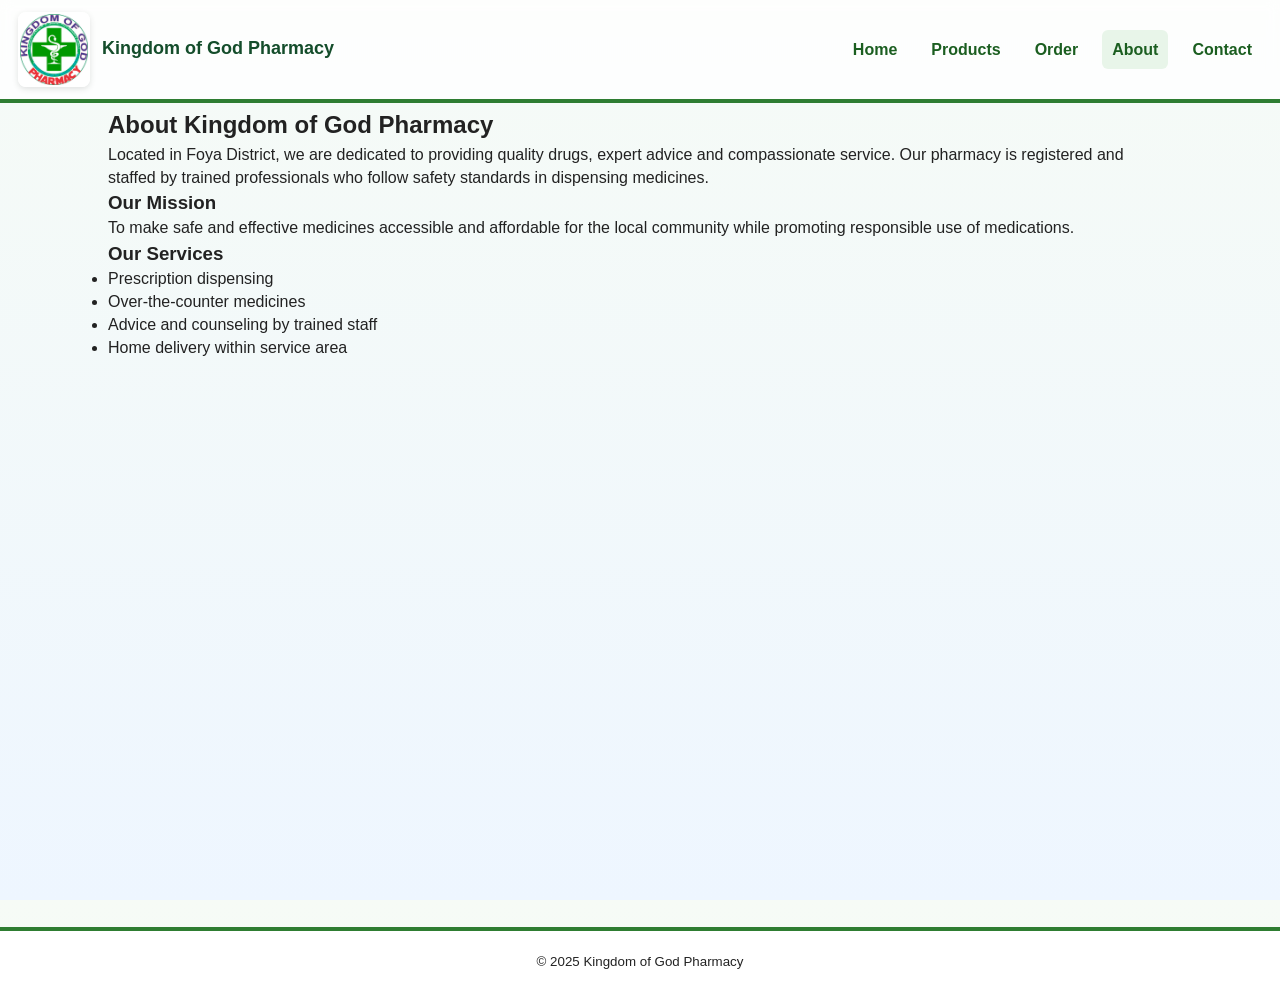
<file: about.html>
<!DOCTYPE html>
<html lang="en">
<head>
  <meta charset="utf-8" />
  <meta name="viewport" content="width=device-width,initial-scale=1" />
  <title>About Us — Kingdom of God Pharmacy</title>
  <link rel="stylesheet" href="style.css" />
</head>
<body>
  <div class="site">
    <header class="site-header">
      <div class="brand"><img src="/pharm img.jpg" alt="Logo" class="logo"><div class="brand-text"><h1>Kingdom of God Pharmacy</h1></div></div>
      <nav class="main-nav">
        <a href="index.html">Home</a>
        <a href="products.html">Products</a>
        <a href="order.html">Order</a>
        <a href="about.html" class="active">About</a>
        <a href="contact.html">Contact</a>
      </nav>
    </header>

    <main class="container">
      <h2>About Kingdom of God Pharmacy</h2>
      <p>Located in Foya District, we are dedicated to providing quality drugs, expert advice and compassionate service. Our pharmacy is registered and staffed by trained professionals who follow safety standards in dispensing medicines.</p>

      <h3>Our Mission</h3>
      <p>To make safe and effective medicines accessible and affordable for the local community while promoting responsible use of medications.</p>

      <h3>Our Services</h3>
      <ul>
        <li>Prescription dispensing</li>
        <li>Over-the-counter medicines</li>
        <li>Advice and counseling by trained staff</li>
        <li>Home delivery within service area</li>
      </ul>
    </main>

    <footer class="site-footer"><small>&copy; 2025 Kingdom of God Pharmacy</small></footer>
  </div>
</body>
</html>
</file>
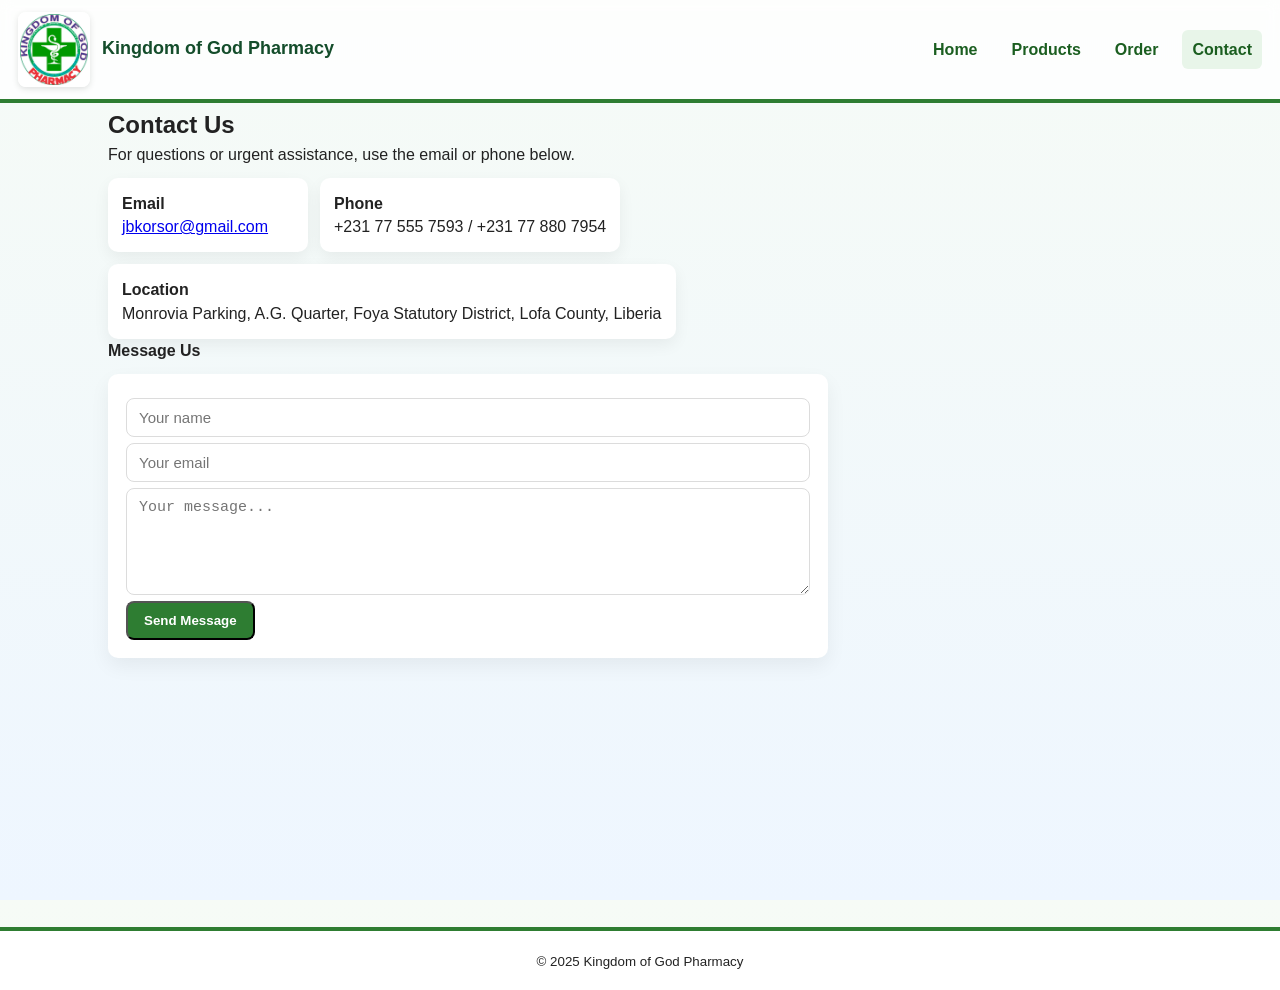
<file: contact.html>
<!DOCTYPE html>
<html lang="en">
<head>
  <meta charset="utf-8" />
  <meta name="viewport" content="width=device-width,initial-scale=1" />
  <title>Contact — Kingdom of God Pharmacy</title>
  <link rel="stylesheet" href="style.css" />
</head>
<body>
  <div class="site">
    <header class="site-header">
      <div class="brand"><img src="/pharm img.jpg" alt="Logo" class="logo"><div class="brand-text"><h1>Kingdom of God Pharmacy</h1></div></div>
      <nav class="main-nav">
        <a href="index.html">Home</a>
        <a href="products.html">Products</a>
        <a href="order.html">Order</a>
        <a href="contact.html" class="active">Contact</a>
      </nav>
    </header>

    <main class="container">
      <h2>Contact Us</h2>
      <p>For questions or urgent assistance, use the email or phone below.</p>

      <div class="contact-cards">
        <div class="contact-card">
          <h4>Email</h4>
          <p><a href="mailto:jbkorsor@gmail.com">jbkorsor@gmail.com</a></p>
        </div>

        <div class="contact-card">
          <h4>Phone</h4>
          <p>+231 77 555 7593 / +231 77 880 7954</p>
        </div>

        <div class="contact-card">
          <h4>Location</h4>
          <p>Monrovia Parking, A.G. Quarter, Foya Statutory District, Lofa County, Liberia</p>
        </div>
      </div>

      <h4>Message Us</h4>
      <form action="mailto:jbkorsor@gmail.com" method="post" enctype="text/plain" class="contact-form">
        <input type="text" name="Name" placeholder="Your name" required>
        <input type="email" name="Email" placeholder="Your email">
        <textarea name="Message" placeholder="Your message..." rows="5" required></textarea>
        <button class="btn primary" type="submit">Send Message</button>
      </form>
    </main>

    <footer class="site-footer"><small>&copy; 2025 Kingdom of God Pharmacy</small></footer>
  </div>
</body>
</html>
</file>
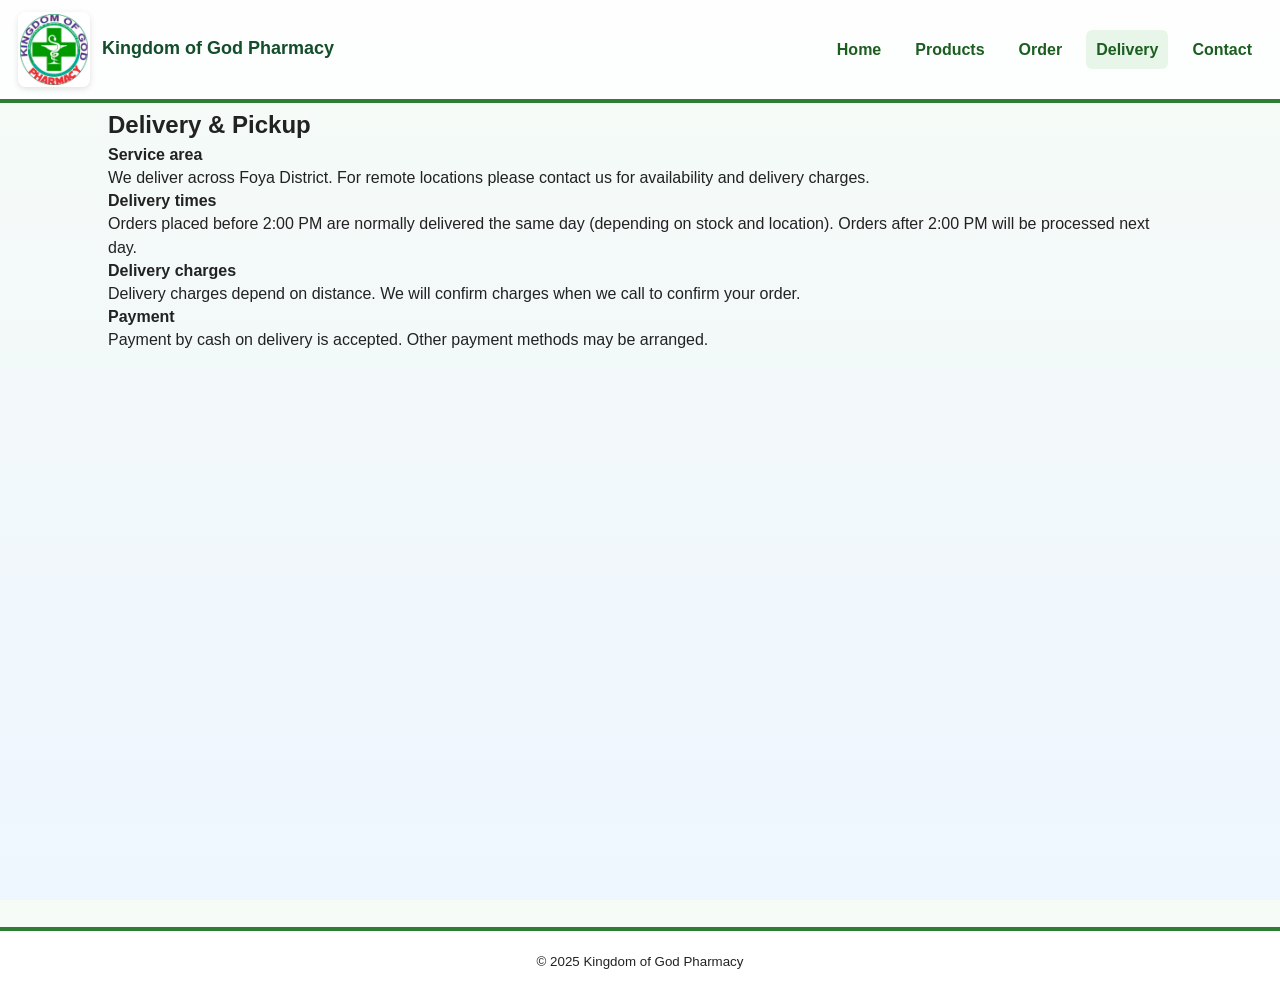
<file: delivery.html>
<!DOCTYPE html>
<html lang="en">
<head>
  <meta charset="utf-8" />
  <meta name="viewport" content="width=device-width,initial-scale=1" />
  <title>Delivery Information — Kingdom of God Pharmacy</title>
  <link rel="stylesheet" href="style.css" />
</head>
<body>
  <div class="site">
    <header class="site-header">
      <div class="brand"><img src="/pharm img.jpg" alt="Logo" class="logo"><div class="brand-text"><h1>Kingdom of God Pharmacy</h1></div></div>
      <nav class="main-nav">
        <a href="index.html">Home</a>
        <a href="products.html">Products</a>
        <a href="order.html">Order</a>
        <a href="delivery.html" class="active">Delivery</a>
        <a href="contact.html">Contact</a>
      </nav>
    </header>

    <main class="container">
      <h2>Delivery & Pickup</h2>
      <h4>Service area</h4>
      <p>We deliver across Foya District. For remote locations please contact us for availability and delivery charges.</p>

      <h4>Delivery times</h4>
      <p>Orders placed before 2:00 PM are normally delivered the same day (depending on stock and location). Orders after 2:00 PM will be processed next day.</p>

      <h4>Delivery charges</h4>
      <p>Delivery charges depend on distance. We will confirm charges when we call to confirm your order.</p>

      <h4>Payment</h4>
      <p>Payment by cash on delivery is accepted. Other payment methods may be arranged.</p>
    </main>

    <footer class="site-footer"><small>&copy; 2025 Kingdom of God Pharmacy</small></footer>
  </div>
</body>
</html>
</file>
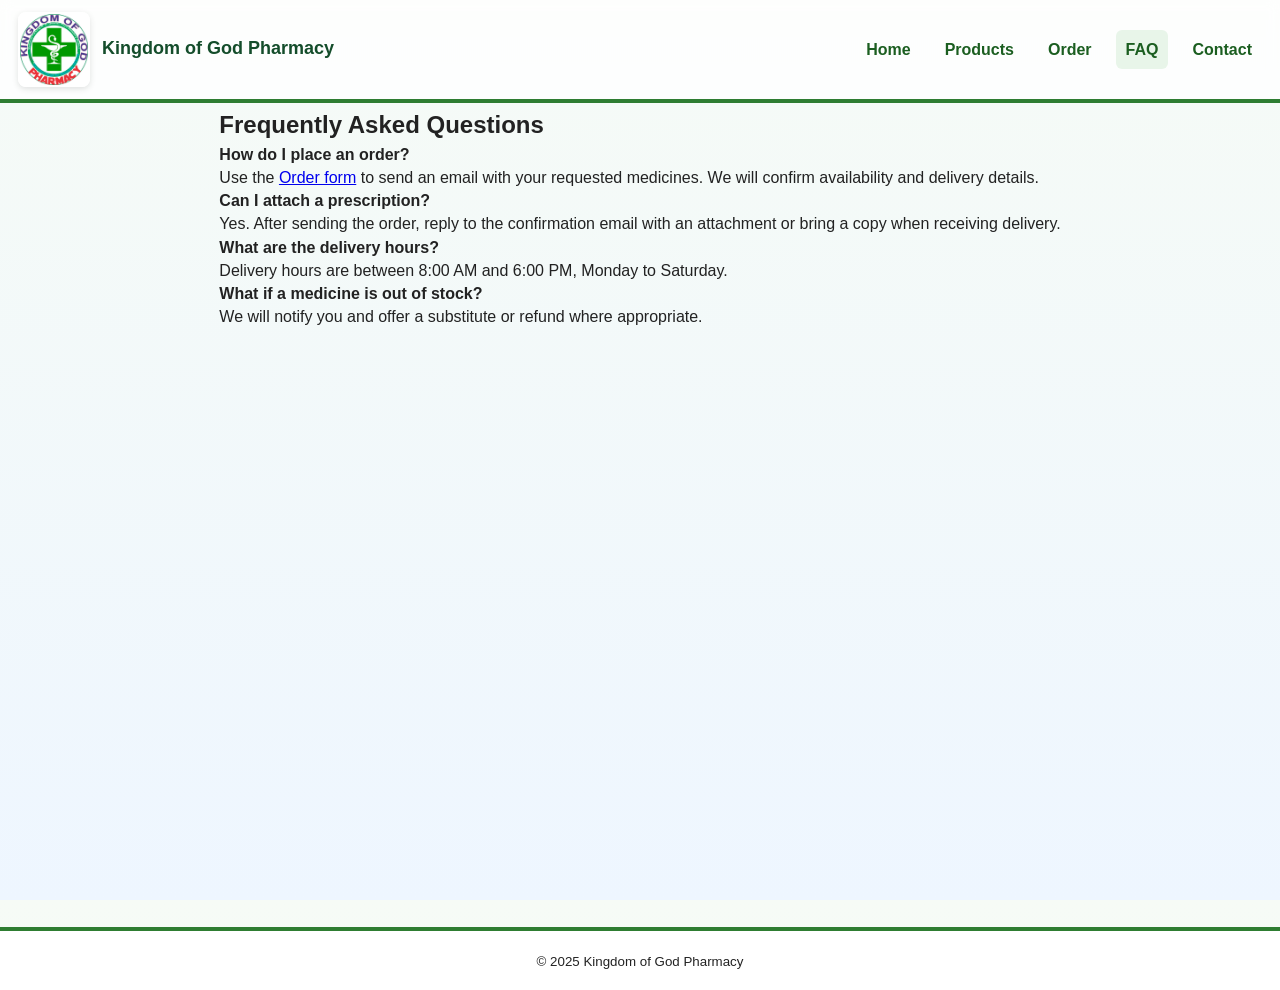
<file: faq.html>
<!DOCTYPE html>
<html lang="en">
<head>
  <meta charset="utf-8" />
  <meta name="viewport" content="width=device-width,initial-scale=1" />
  <title>FAQ — Kingdom of God Pharmacy</title>
  <link rel="stylesheet" href="style.css" />
</head>
<body>
  <div class="site">
    <header class="site-header">
      <div class="brand"><img src="/pharm img.jpg" alt="Logo" class="logo"><div class="brand-text"><h1>Kingdom of God Pharmacy</h1></div></div>
      <nav class="main-nav">
        <a href="index.html">Home</a>
        <a href="products.html">Products</a>
        <a href="order.html">Order</a>
        <a href="faq.html" class="active">FAQ</a>
        <a href="contact.html">Contact</a>
      </nav>
    </header>

    <main class="container">
      <h2>Frequently Asked Questions</h2>

      <h4>How do I place an order?</h4>
      <p>Use the <a href="order.html">Order form</a> to send an email with your requested medicines. We will confirm availability and delivery details.</p>

      <h4>Can I attach a prescription?</h4>
      <p>Yes. After sending the order, reply to the confirmation email with an attachment or bring a copy when receiving delivery.</p>

      <h4>What are the delivery hours?</h4>
      <p>Delivery hours are between 8:00 AM and 6:00 PM, Monday to Saturday.</p>

      <h4>What if a medicine is out of stock?</h4>
      <p>We will notify you and offer a substitute or refund where appropriate.</p>
    </main>

    <footer class="site-footer"><small>&copy; 2025 Kingdom of God Pharmacy</small></footer>
  </div>
</body>
</html>
</file>
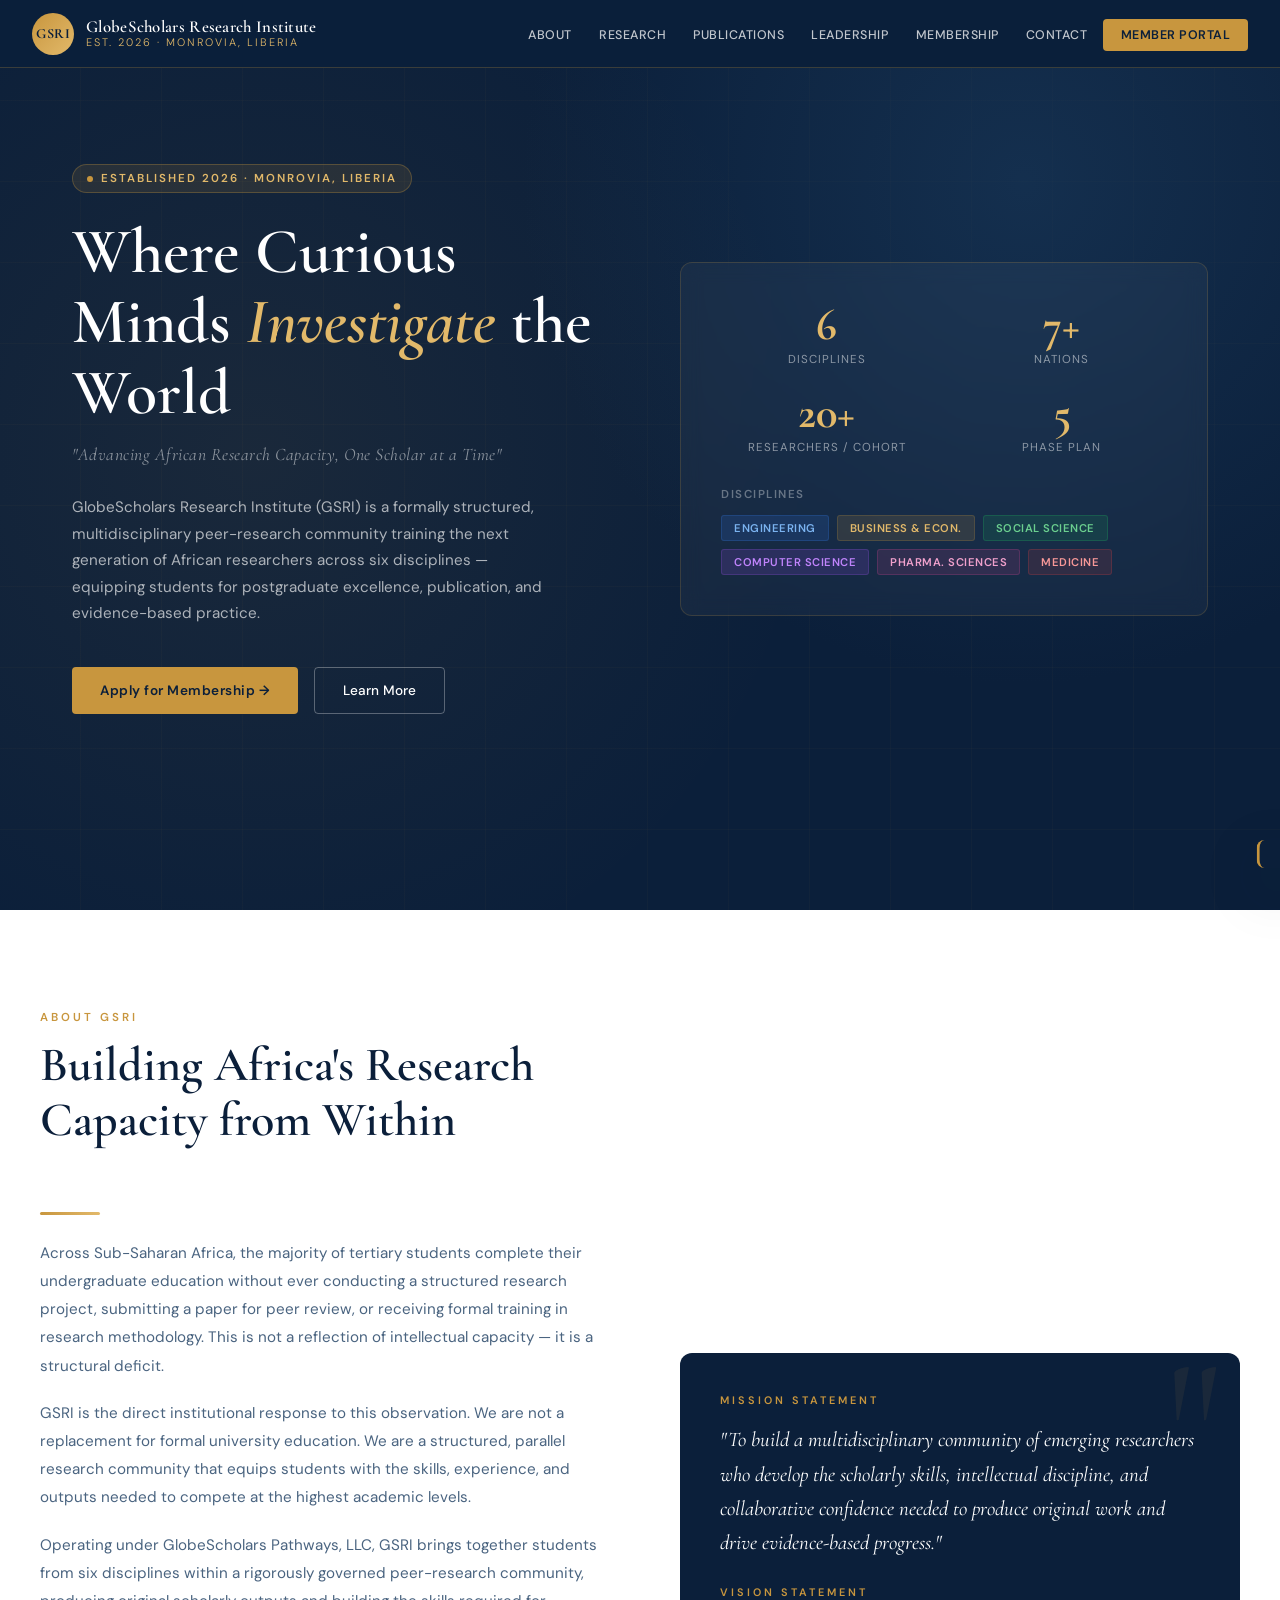
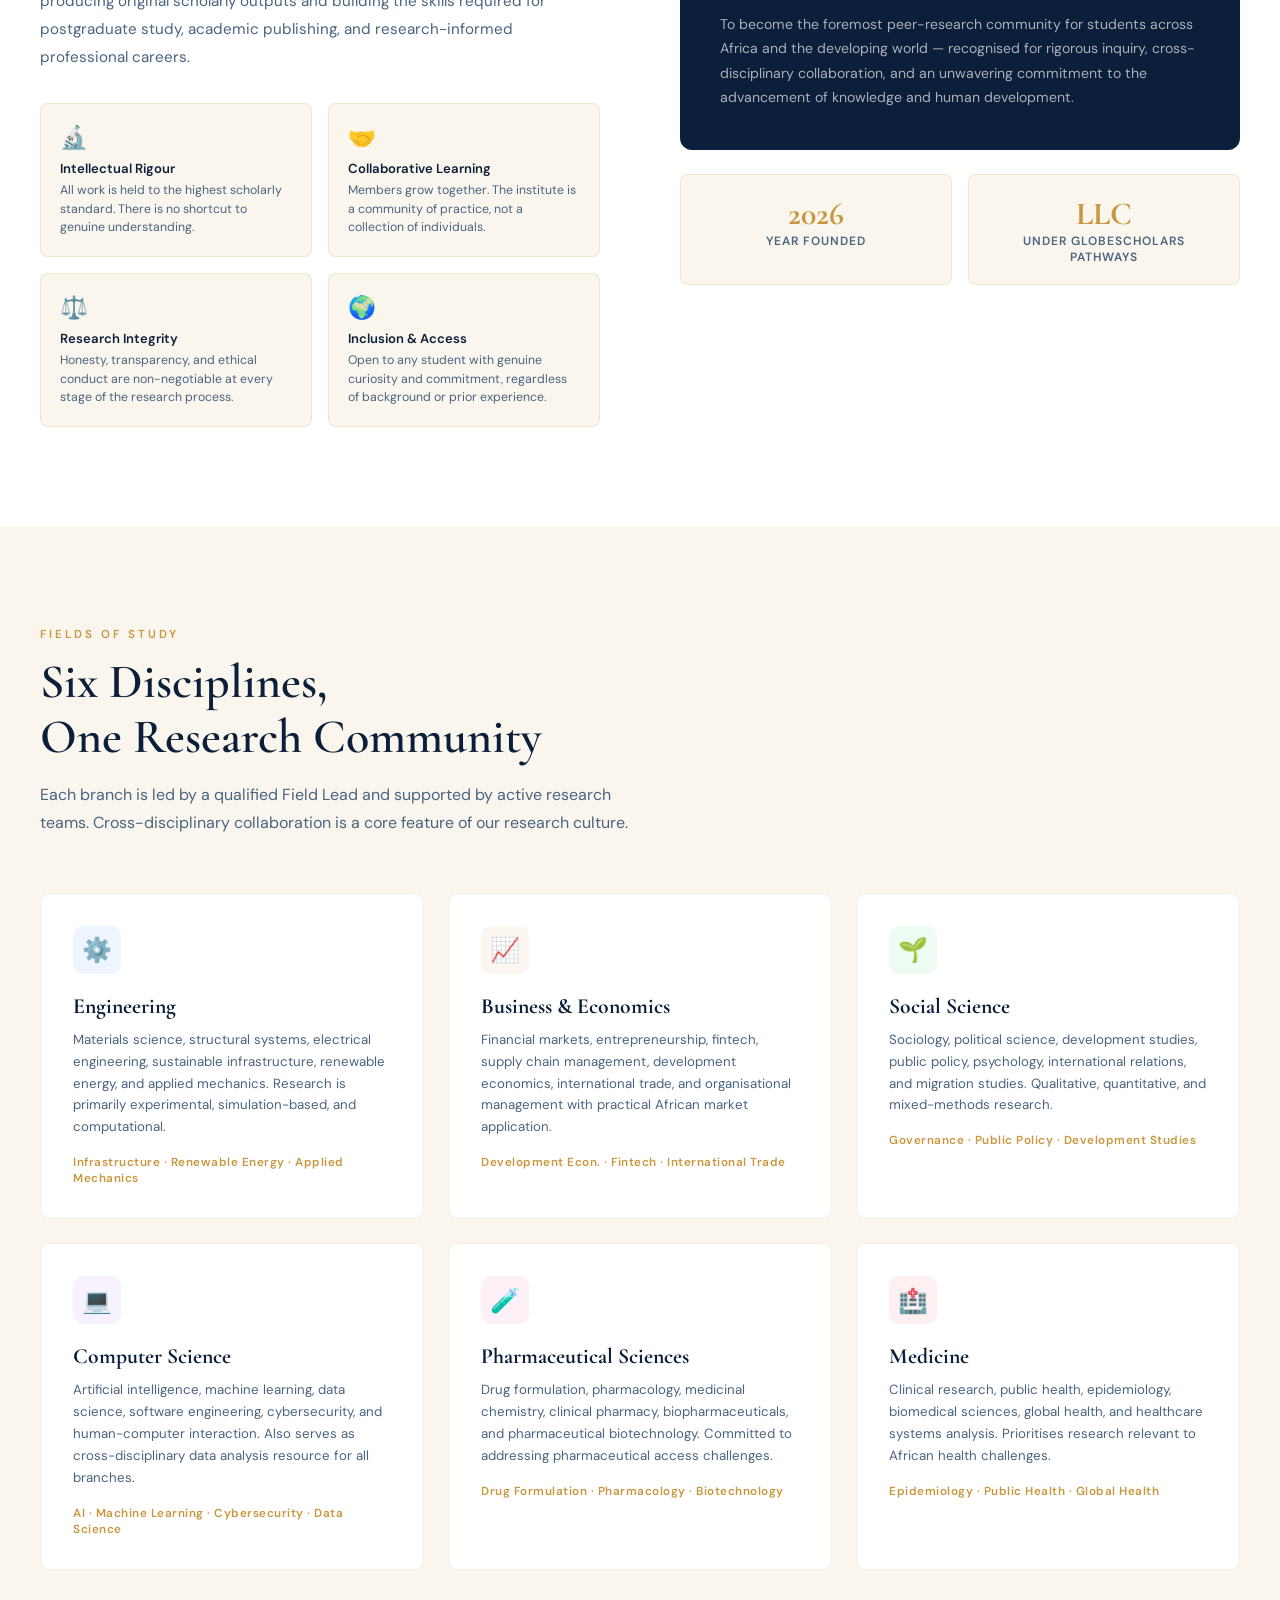
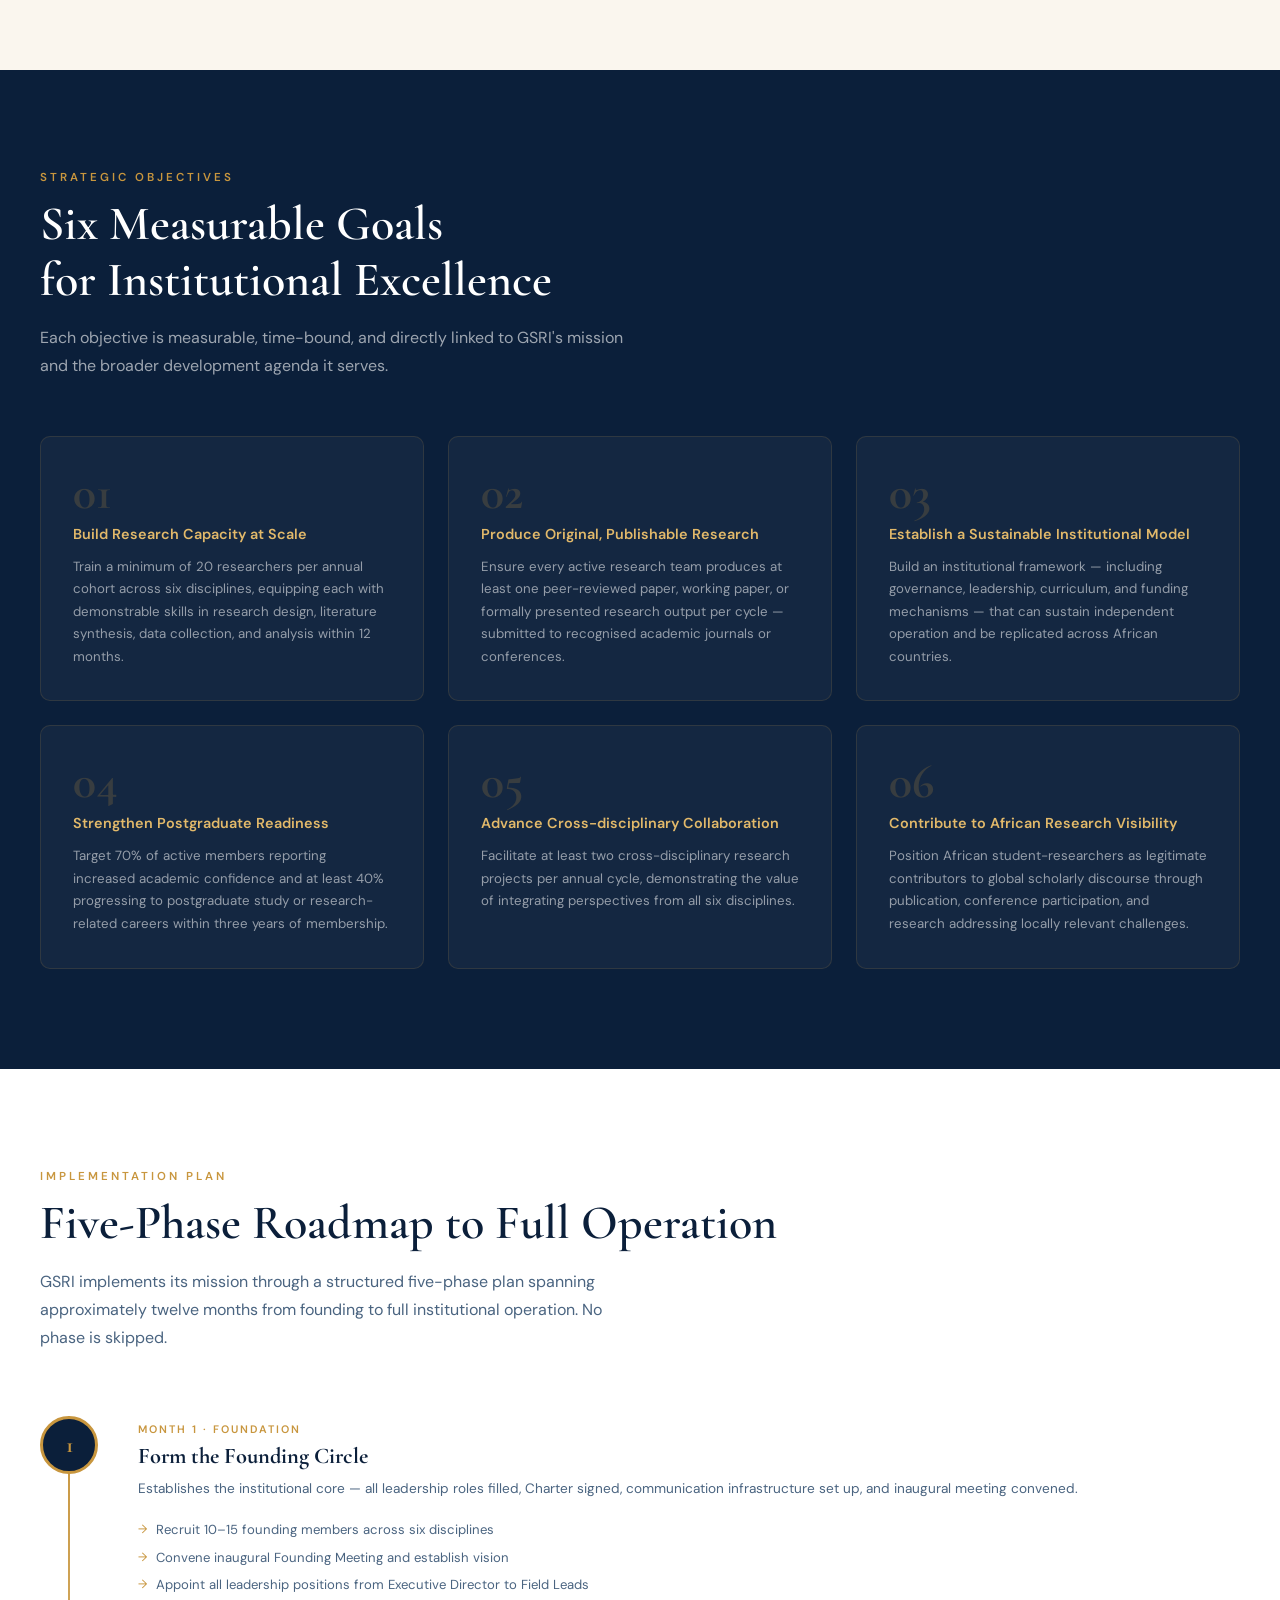
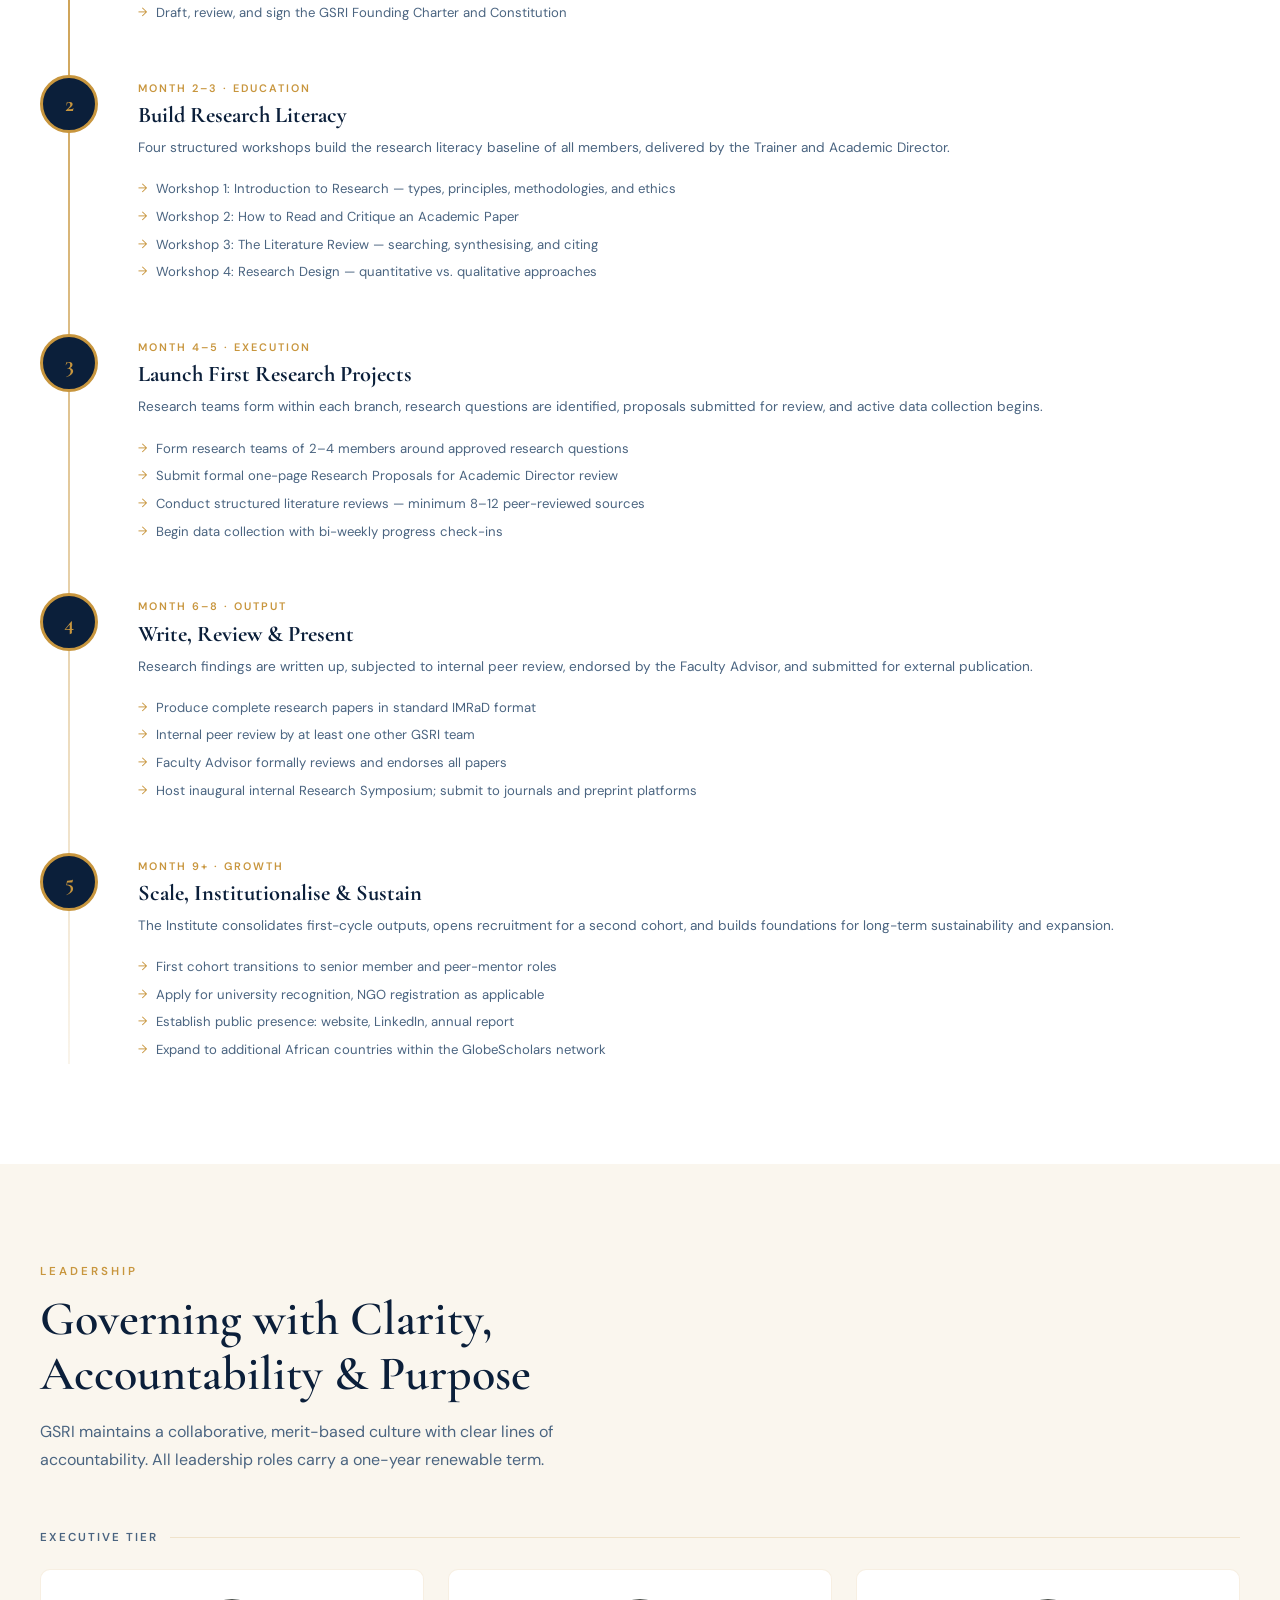
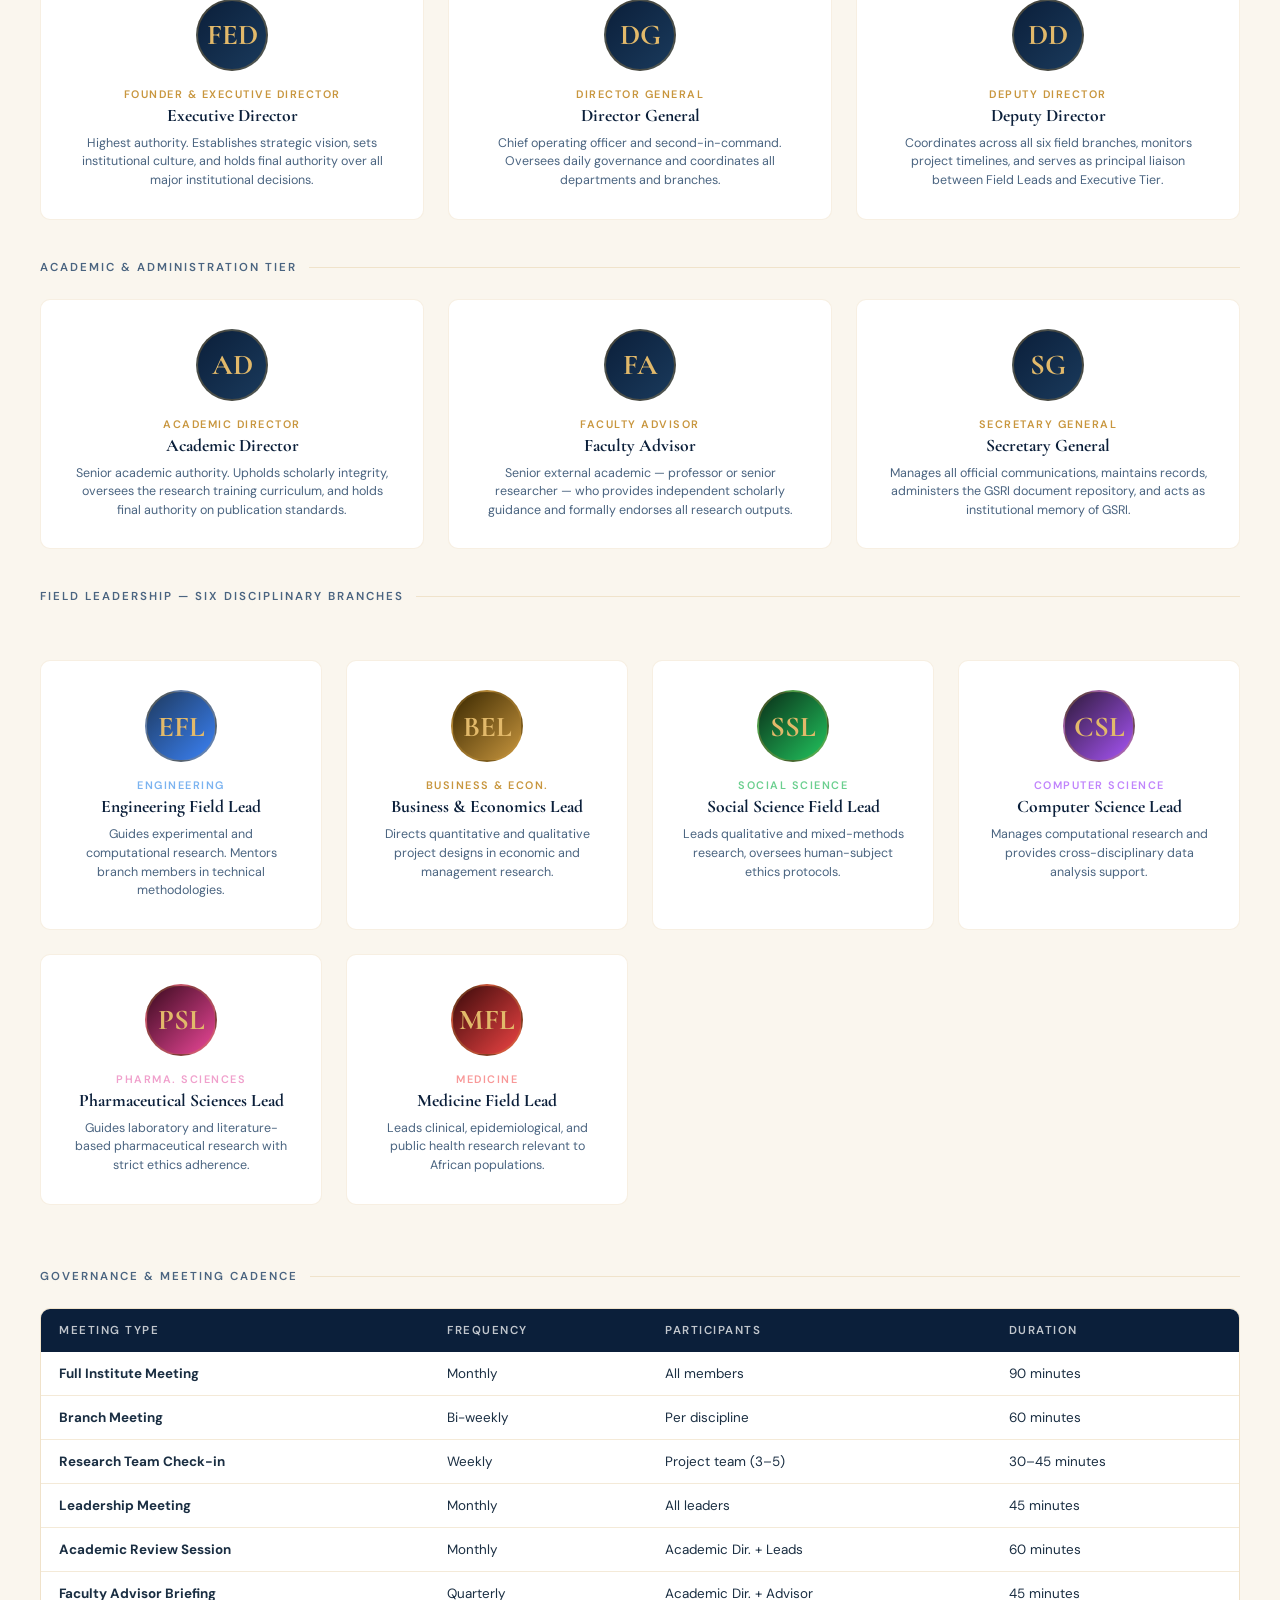
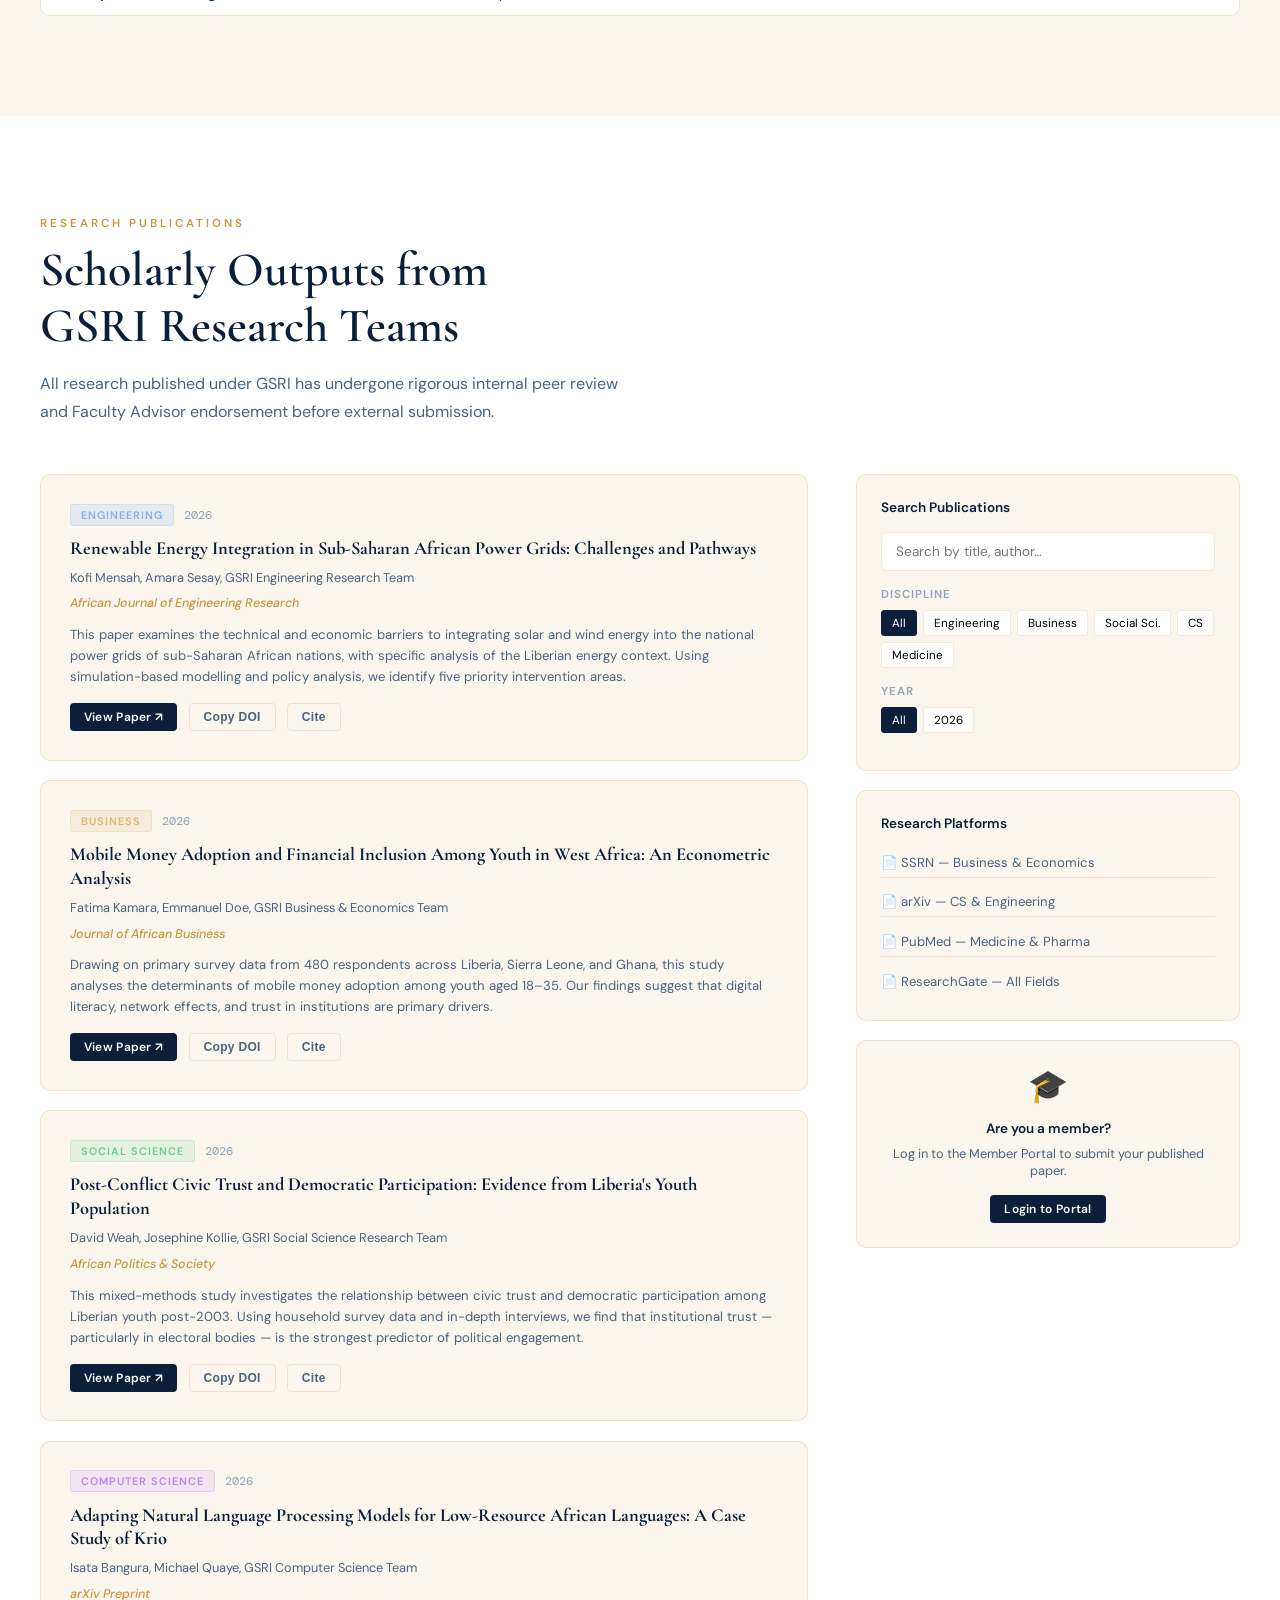
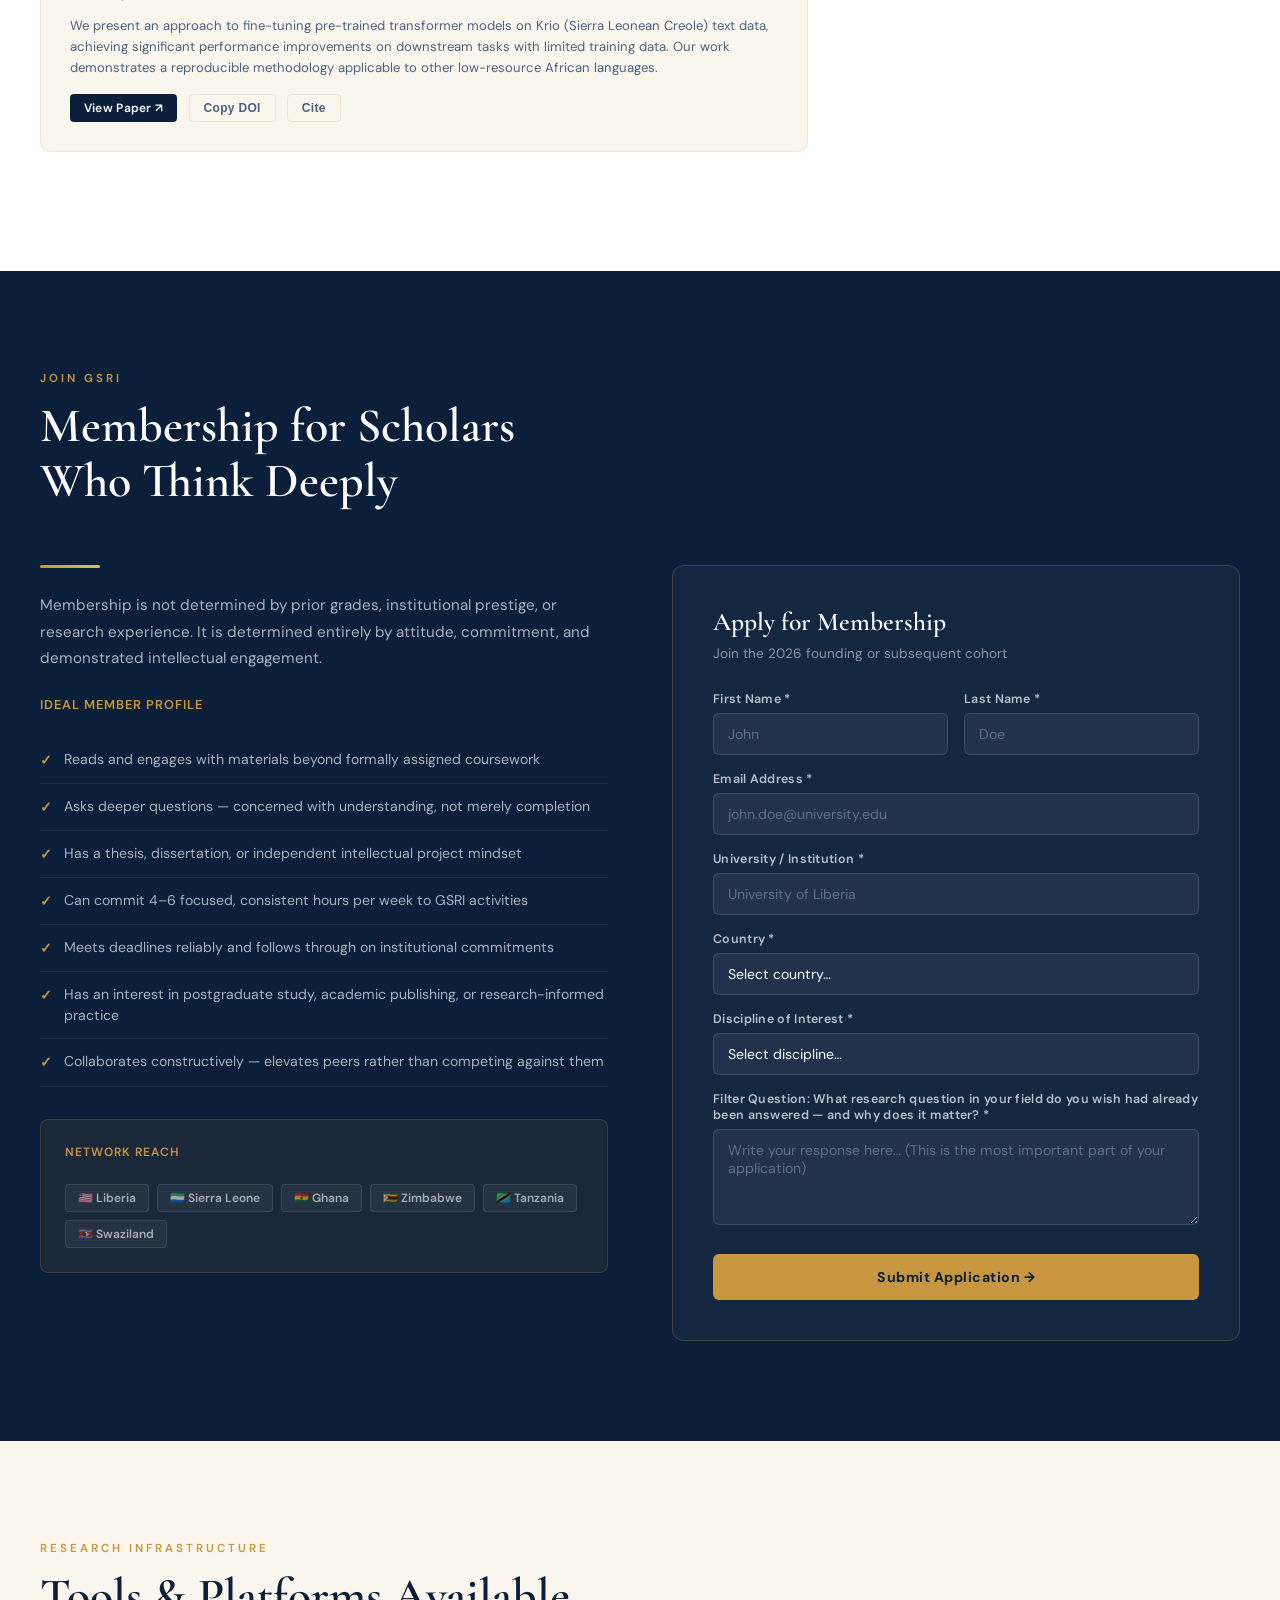
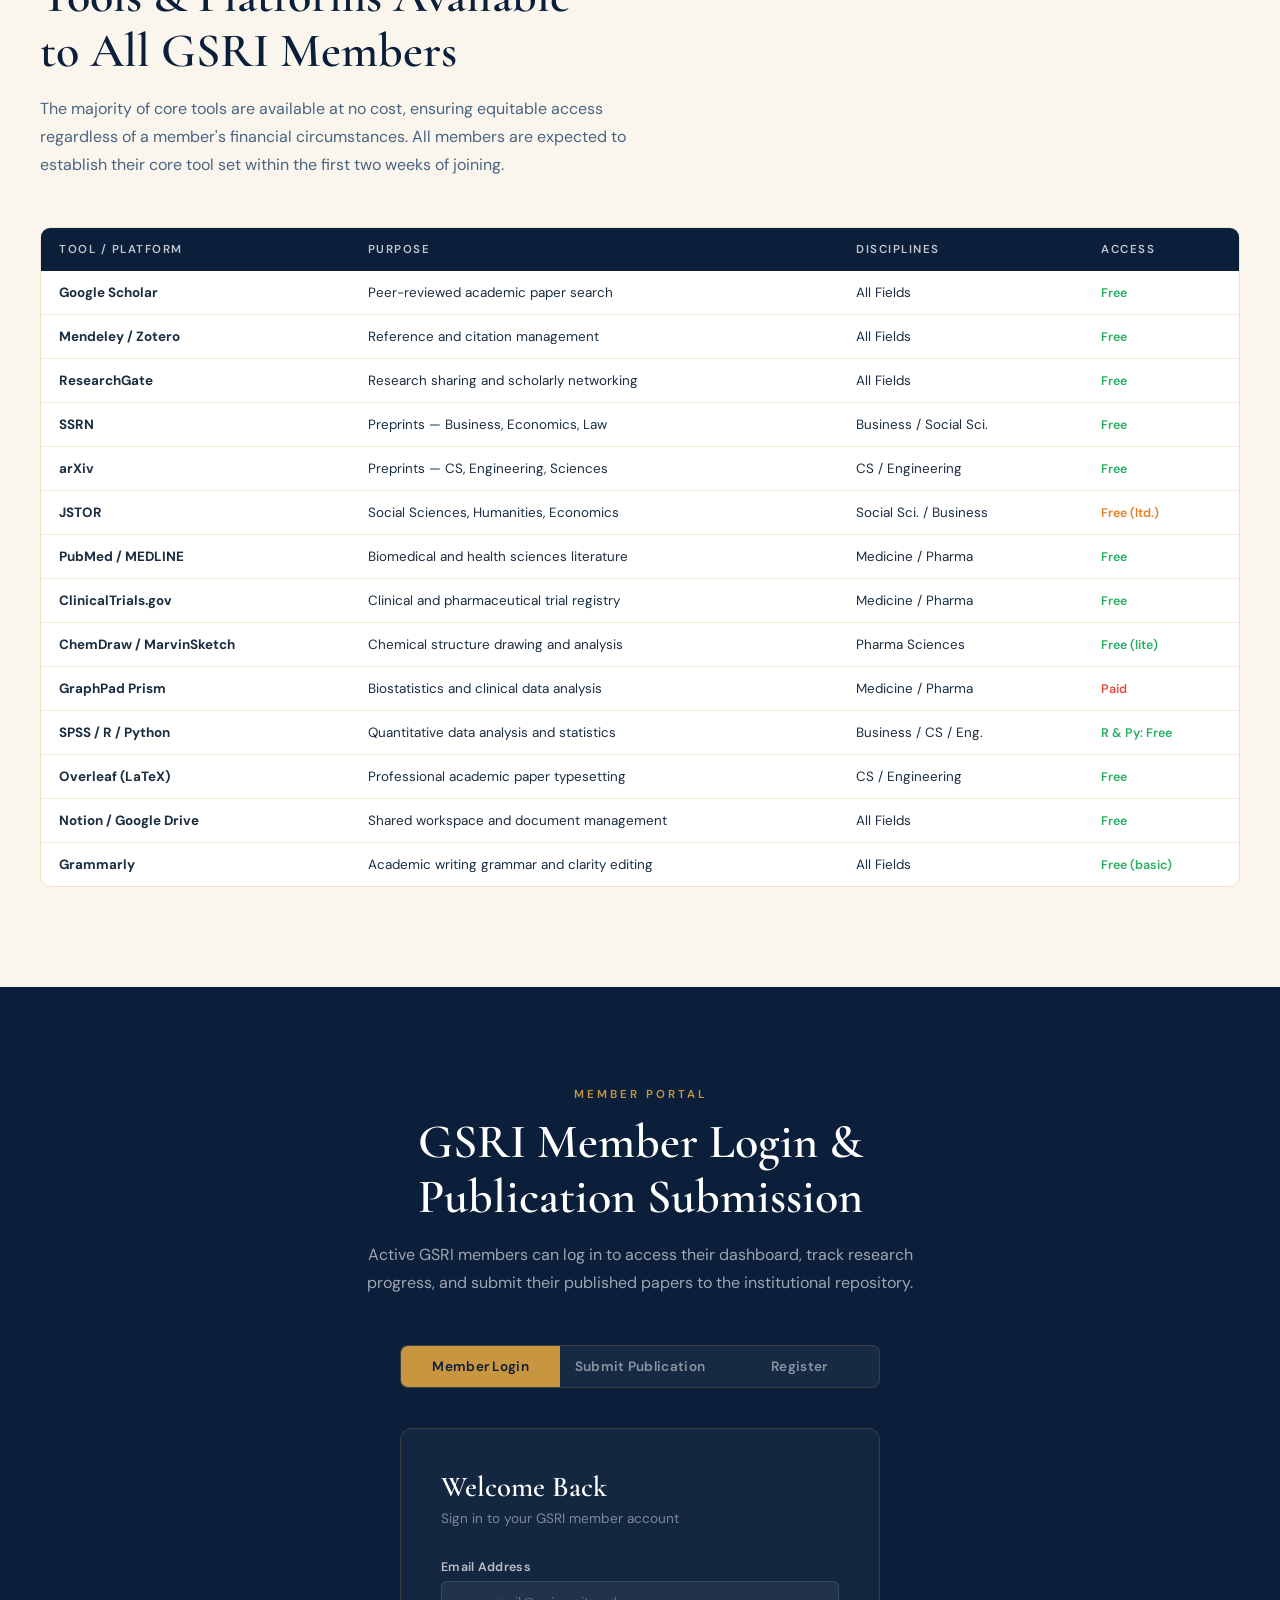
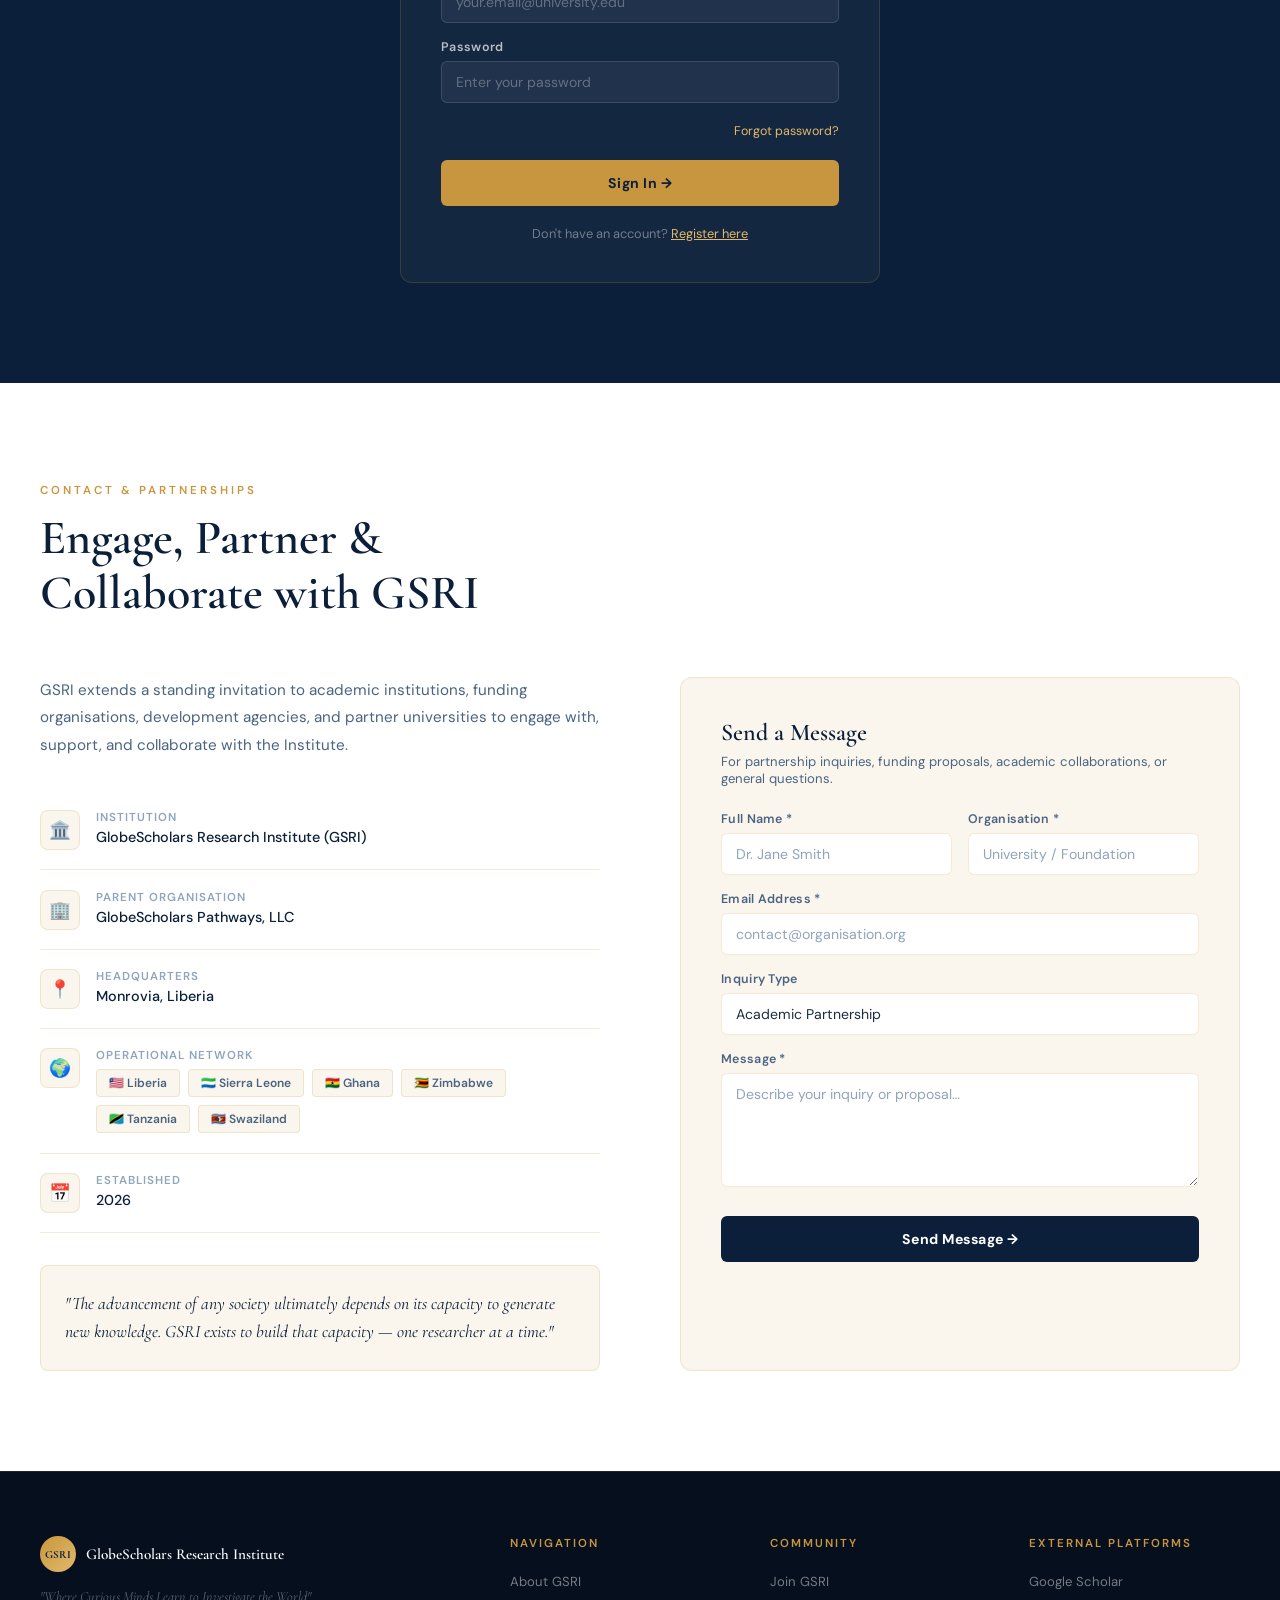
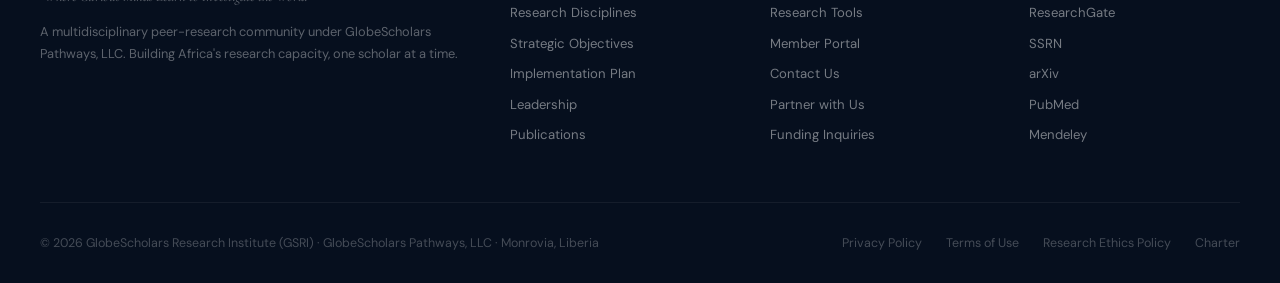
<file: gsri.html>
<!DOCTYPE html>
<html lang="en">
<head>
<meta charset="UTF-8">
<meta name="viewport" content="width=device-width, initial-scale=1.0">
<title>GlobeScholars Research Institute (GSRI) | Est. 2026</title>
<link rel="preconnect" href="https://fonts.googleapis.com">
<link href="https://fonts.googleapis.com/css2?family=Cormorant+Garamond:ital,wght@0,300;0,400;0,600;0,700;1,300;1,400&family=DM+Sans:opsz,wght@9..40,300;9..40,400;9..40,500;9..40,600&family=DM+Mono:wght@300;400&display=swap" rel="stylesheet">
<style>
  :root {
    --navy: #0B1F3A;
    --navy-mid: #122847;
    --navy-light: #1A3A5C;
    --gold: #C8963E;
    --gold-light: #E2B96A;
    --gold-pale: #F5E6C8;
    --cream: #FAF6EE;
    --white: #FFFFFF;
    --slate: #4A6480;
    --slate-light: #7A9AB8;
    --muted: #8FA5BB;
    --text: #1A2E42;
    --text-light: #4A6480;
    --border: rgba(200, 150, 62, 0.2);
    --shadow: 0 8px 40px rgba(11,31,58,0.12);
    --shadow-lg: 0 20px 60px rgba(11,31,58,0.18);
    --transition: all 0.35s cubic-bezier(0.4,0,0.2,1);
  }
 
  * { margin: 0; padding: 0; box-sizing: border-box; }
 
  html { scroll-behavior: smooth; }
 
  body {
    font-family: 'DM Sans', sans-serif;
    background: var(--cream);
    color: var(--text);
    overflow-x: hidden;
  }
 
  /* ===== NAV ===== */
  nav {
    position: fixed; top: 0; left: 0; right: 0; z-index: 1000;
    background: rgba(11,31,58,0.97);
    backdrop-filter: blur(12px);
    border-bottom: 1px solid rgba(200,150,62,0.25);
    padding: 0 2rem;
    height: 68px;
    display: flex; align-items: center; justify-content: space-between;
  }
  .nav-brand {
    display: flex; align-items: center; gap: 12px;
    text-decoration: none;
  }
  .nav-logo {
    width: 42px; height: 42px;
    background: linear-gradient(135deg, var(--gold), var(--gold-light));
    border-radius: 50%;
    display: flex; align-items: center; justify-content: center;
    font-family: 'Cormorant Garamond', serif;
    font-weight: 700; font-size: 14px;
    color: var(--navy); letter-spacing: 0.5px;
  }
  .nav-name {
    font-family: 'Cormorant Garamond', serif;
    font-size: 1.05rem; font-weight: 600;
    color: var(--white); letter-spacing: 0.3px;
    line-height: 1.1;
  }
  .nav-name span { display: block; font-size: 0.68rem; font-weight: 300; color: var(--gold-light); letter-spacing: 2px; text-transform: uppercase; font-family: 'DM Sans', sans-serif; }
  .nav-links {
    display: flex; align-items: center; gap: 0.2rem;
    list-style: none;
  }
  .nav-links a {
    color: rgba(255,255,255,0.75);
    text-decoration: none;
    font-size: 0.78rem;
    font-weight: 500;
    letter-spacing: 0.5px;
    padding: 6px 12px;
    border-radius: 4px;
    transition: var(--transition);
    text-transform: uppercase;
  }
  .nav-links a:hover { color: var(--gold-light); background: rgba(200,150,62,0.1); }
  .nav-cta {
    background: var(--gold) !important;
    color: var(--navy) !important;
    padding: 8px 18px !important;
    border-radius: 4px !important;
    font-weight: 600 !important;
  }
  .nav-cta:hover { background: var(--gold-light) !important; }
  .hamburger { display: none; background: none; border: none; cursor: pointer; flex-direction: column; gap: 5px; }
  .hamburger span { display: block; width: 22px; height: 2px; background: var(--white); border-radius: 2px; transition: var(--transition); }
 
  /* ===== HERO ===== */
  #hero {
    min-height: 100vh;
    background: var(--navy);
    position: relative;
    display: flex; align-items: center;
    overflow: hidden;
    padding-top: 68px;
  }
  .hero-pattern {
    position: absolute; inset: 0;
    background-image:
      radial-gradient(circle at 20% 50%, rgba(200,150,62,0.08) 0%, transparent 50%),
      radial-gradient(circle at 80% 20%, rgba(26,58,92,0.6) 0%, transparent 40%),
      repeating-linear-gradient(0deg, transparent, transparent 80px, rgba(200,150,62,0.03) 80px, rgba(200,150,62,0.03) 81px),
      repeating-linear-gradient(90deg, transparent, transparent 80px, rgba(200,150,62,0.03) 80px, rgba(200,150,62,0.03) 81px);
  }
  .hero-content {
    position: relative; z-index: 2;
    max-width: 1200px; margin: 0 auto;
    padding: 6rem 2rem;
    display: grid; grid-template-columns: 1fr 1fr; gap: 5rem; align-items: center;
  }
  .hero-left {}
  .hero-badge {
    display: inline-flex; align-items: center; gap: 8px;
    background: rgba(200,150,62,0.12);
    border: 1px solid rgba(200,150,62,0.3);
    color: var(--gold-light);
    padding: 6px 14px;
    border-radius: 20px;
    font-size: 0.72rem;
    font-weight: 600;
    letter-spacing: 2px;
    text-transform: uppercase;
    margin-bottom: 1.5rem;
  }
  .hero-badge::before { content: ''; width: 6px; height: 6px; background: var(--gold); border-radius: 50%; }
  .hero-title {
    font-family: 'Cormorant Garamond', serif;
    font-size: clamp(2.8rem, 5vw, 4.4rem);
    font-weight: 600;
    color: var(--white);
    line-height: 1.1;
    margin-bottom: 1rem;
  }
  .hero-title em {
    font-style: italic;
    color: var(--gold-light);
  }
  .hero-subtitle {
    font-family: 'Cormorant Garamond', serif;
    font-size: 1.1rem;
    color: rgba(255,255,255,0.5);
    font-style: italic;
    letter-spacing: 0.5px;
    margin-bottom: 1.8rem;
  }
  .hero-desc {
    color: rgba(255,255,255,0.65);
    line-height: 1.75;
    font-size: 0.95rem;
    margin-bottom: 2.5rem;
    max-width: 480px;
  }
  .hero-actions { display: flex; gap: 1rem; flex-wrap: wrap; }
  .btn-primary {
    background: var(--gold);
    color: var(--navy);
    border: none;
    padding: 14px 28px;
    font-family: 'DM Sans', sans-serif;
    font-weight: 600;
    font-size: 0.85rem;
    letter-spacing: 0.5px;
    cursor: pointer;
    border-radius: 4px;
    transition: var(--transition);
    text-decoration: none;
    display: inline-flex; align-items: center; gap: 8px;
  }
  .btn-primary:hover { background: var(--gold-light); transform: translateY(-1px); box-shadow: 0 8px 24px rgba(200,150,62,0.3); }
  .btn-outline {
    background: transparent;
    color: var(--white);
    border: 1px solid rgba(255,255,255,0.3);
    padding: 14px 28px;
    font-family: 'DM Sans', sans-serif;
    font-weight: 500;
    font-size: 0.85rem;
    cursor: pointer;
    border-radius: 4px;
    transition: var(--transition);
    text-decoration: none;
    display: inline-flex; align-items: center; gap: 8px;
  }
  .btn-outline:hover { border-color: var(--gold); color: var(--gold-light); }
  .hero-right {}
  .hero-stats {
    background: rgba(255,255,255,0.04);
    border: 1px solid rgba(200,150,62,0.2);
    border-radius: 12px;
    padding: 2.5rem;
    backdrop-filter: blur(10px);
  }
  .stats-grid { display: grid; grid-template-columns: 1fr 1fr; gap: 1.5rem; margin-bottom: 2rem; }
  .stat-item { text-align: center; }
  .stat-num {
    font-family: 'Cormorant Garamond', serif;
    font-size: 2.8rem;
    font-weight: 700;
    color: var(--gold-light);
    line-height: 1;
  }
  .stat-label {
    font-size: 0.72rem;
    color: rgba(255,255,255,0.5);
    text-transform: uppercase;
    letter-spacing: 1px;
    margin-top: 4px;
  }
  .discipline-tags { display: flex; flex-wrap: wrap; gap: 8px; margin-top: 0.5rem; }
  .disc-tag {
    padding: 5px 12px;
    border-radius: 3px;
    font-size: 0.7rem;
    font-weight: 600;
    letter-spacing: 0.5px;
    text-transform: uppercase;
  }
  .disc-tag.eng { background: rgba(59,130,246,0.15); color: #7BB3F0; border: 1px solid rgba(59,130,246,0.2); }
  .disc-tag.biz { background: rgba(200,150,62,0.15); color: var(--gold-light); border: 1px solid var(--border); }
  .disc-tag.soc { background: rgba(34,197,94,0.12); color: #6BCF8F; border: 1px solid rgba(34,197,94,0.2); }
  .disc-tag.cs { background: rgba(168,85,247,0.15); color: #C084FC; border: 1px solid rgba(168,85,247,0.2); }
  .disc-tag.pharma { background: rgba(236,72,153,0.12); color: #F0A0CC; border: 1px solid rgba(236,72,153,0.2); }
  .disc-tag.med { background: rgba(239,68,68,0.12); color: #F89898; border: 1px solid rgba(239,68,68,0.2); }
 
  /* ===== SECTION COMMON ===== */
  section { padding: 100px 2rem; }
  .container { max-width: 1200px; margin: 0 auto; }
  .section-label {
    font-size: 0.72rem;
    font-weight: 600;
    letter-spacing: 3px;
    text-transform: uppercase;
    color: var(--gold);
    margin-bottom: 0.8rem;
  }
  .section-title {
    font-family: 'Cormorant Garamond', serif;
    font-size: clamp(2rem, 4vw, 3rem);
    font-weight: 600;
    color: var(--navy);
    line-height: 1.15;
    margin-bottom: 1rem;
  }
  .section-title.light { color: var(--white); }
  .section-desc {
    font-size: 1rem;
    color: var(--text-light);
    line-height: 1.75;
    max-width: 600px;
  }
  .section-desc.light { color: rgba(255,255,255,0.6); }
  .divider {
    width: 60px; height: 3px;
    background: linear-gradient(90deg, var(--gold), var(--gold-light));
    margin-bottom: 1.5rem;
    border-radius: 2px;
  }
 
  /* ===== ABOUT ===== */
  #about { background: var(--white); }
  .about-grid { display: grid; grid-template-columns: 1fr 1fr; gap: 5rem; align-items: center; margin-top: 4rem; }
  .about-text p { color: var(--text-light); line-height: 1.85; font-size: 0.95rem; margin-bottom: 1.2rem; }
  .values-grid { display: grid; grid-template-columns: 1fr 1fr; gap: 1rem; margin-top: 2rem; }
  .value-card {
    padding: 1.2rem;
    border: 1px solid var(--border);
    border-radius: 8px;
    background: var(--cream);
    transition: var(--transition);
  }
  .value-card:hover { border-color: var(--gold); transform: translateY(-2px); box-shadow: var(--shadow); }
  .value-icon { font-size: 1.4rem; margin-bottom: 0.5rem; }
  .value-name { font-weight: 600; font-size: 0.82rem; color: var(--navy); margin-bottom: 4px; }
  .value-desc { font-size: 0.77rem; color: var(--text-light); line-height: 1.5; }
  .mission-card {
    background: var(--navy);
    border-radius: 12px;
    padding: 2.5rem;
    position: relative;
    overflow: hidden;
  }
  .mission-card::before {
    content: '"';
    position: absolute; top: -20px; right: 20px;
    font-family: 'Cormorant Garamond', serif;
    font-size: 12rem;
    color: rgba(200,150,62,0.08);
    line-height: 1;
  }
  .mission-label { font-size: 0.68rem; letter-spacing: 3px; text-transform: uppercase; color: var(--gold); margin-bottom: 1rem; font-weight: 600; }
  .mission-text {
    font-family: 'Cormorant Garamond', serif;
    font-size: 1.3rem;
    font-style: italic;
    color: var(--white);
    line-height: 1.65;
    margin-bottom: 1.5rem;
  }
  .vision-label { font-size: 0.68rem; letter-spacing: 3px; text-transform: uppercase; color: var(--gold); margin-bottom: 0.8rem; font-weight: 600; margin-top: 1.5rem; }
  .vision-text {
    font-size: 0.88rem;
    color: rgba(255,255,255,0.65);
    line-height: 1.75;
  }
 
  /* ===== RESEARCH ===== */
  #research { background: var(--cream); }
  .disciplines-grid {
    display: grid;
    grid-template-columns: repeat(3, 1fr);
    gap: 1.5rem;
    margin-top: 3.5rem;
  }
  .disc-card {
    background: var(--white);
    border: 1px solid rgba(200,150,62,0.15);
    border-radius: 10px;
    padding: 2rem;
    transition: var(--transition);
    position: relative;
    overflow: hidden;
  }
  .disc-card::before {
    content: '';
    position: absolute; top: 0; left: 0; right: 0; height: 3px;
    background: linear-gradient(90deg, var(--gold), var(--gold-light));
    opacity: 0;
    transition: var(--transition);
  }
  .disc-card:hover { transform: translateY(-4px); box-shadow: var(--shadow-lg); border-color: var(--gold); }
  .disc-card:hover::before { opacity: 1; }
  .disc-card-icon {
    width: 48px; height: 48px; border-radius: 10px;
    display: flex; align-items: center; justify-content: center;
    font-size: 1.5rem;
    margin-bottom: 1.2rem;
  }
  .disc-card-title { font-family: 'Cormorant Garamond', serif; font-size: 1.35rem; font-weight: 700; color: var(--navy); margin-bottom: 0.6rem; }
  .disc-card-desc { font-size: 0.83rem; color: var(--text-light); line-height: 1.65; margin-bottom: 1rem; }
  .disc-focus { font-size: 0.73rem; color: var(--gold); font-weight: 600; letter-spacing: 0.5px; }
 
  /* ===== OBJECTIVES ===== */
  #objectives { background: var(--navy); }
  .objectives-grid { display: grid; grid-template-columns: repeat(3, 1fr); gap: 1.5rem; margin-top: 3.5rem; }
  .obj-card {
    background: rgba(255,255,255,0.04);
    border: 1px solid rgba(200,150,62,0.15);
    border-radius: 10px;
    padding: 2rem;
    transition: var(--transition);
  }
  .obj-card:hover { background: rgba(200,150,62,0.06); border-color: rgba(200,150,62,0.4); }
  .obj-num {
    font-family: 'Cormorant Garamond', serif;
    font-size: 3rem;
    font-weight: 700;
    color: rgba(200,150,62,0.2);
    line-height: 1;
    margin-bottom: 0.5rem;
  }
  .obj-title { font-weight: 600; color: var(--gold-light); font-size: 0.9rem; margin-bottom: 0.8rem; }
  .obj-desc { font-size: 0.83rem; color: rgba(255,255,255,0.55); line-height: 1.7; }
 
  /* ===== IMPLEMENTATION ===== */
  #implementation { background: var(--white); }
  .phases-timeline { margin-top: 4rem; position: relative; }
  .phases-timeline::before {
    content: '';
    position: absolute; left: 28px; top: 0; bottom: 0; width: 2px;
    background: linear-gradient(180deg, var(--gold), rgba(200,150,62,0.1));
  }
  .phase-item { display: flex; gap: 2.5rem; margin-bottom: 3rem; position: relative; }
  .phase-dot {
    width: 58px; height: 58px; border-radius: 50%;
    background: var(--navy);
    border: 3px solid var(--gold);
    display: flex; align-items: center; justify-content: center;
    font-family: 'Cormorant Garamond', serif;
    font-size: 1.4rem;
    font-weight: 700;
    color: var(--gold);
    flex-shrink: 0;
    position: relative; z-index: 1;
  }
  .phase-content { padding-top: 6px; flex: 1; }
  .phase-tag { font-size: 0.68rem; letter-spacing: 2px; text-transform: uppercase; color: var(--gold); font-weight: 600; margin-bottom: 0.4rem; }
  .phase-title { font-family: 'Cormorant Garamond', serif; font-size: 1.4rem; font-weight: 700; color: var(--navy); margin-bottom: 0.5rem; }
  .phase-desc { font-size: 0.85rem; color: var(--text-light); line-height: 1.7; margin-bottom: 1rem; }
  .phase-items { list-style: none; }
  .phase-items li {
    font-size: 0.82rem;
    color: var(--text-light);
    padding: 4px 0 4px 18px;
    position: relative;
    line-height: 1.5;
  }
  .phase-items li::before { content: '→'; position: absolute; left: 0; color: var(--gold); font-size: 0.75rem; }
 
  /* ===== LEADERSHIP ===== */
  #leadership { background: var(--cream); }
  .leadership-grid { display: grid; grid-template-columns: repeat(4, 1fr); gap: 1.5rem; margin-top: 3.5rem; }
  .leader-card {
    background: var(--white);
    border: 1px solid rgba(200,150,62,0.15);
    border-radius: 10px;
    padding: 1.8rem;
    text-align: center;
    transition: var(--transition);
  }
  .leader-card:hover { transform: translateY(-3px); box-shadow: var(--shadow-lg); border-color: var(--gold); }
  .leader-avatar {
    width: 72px; height: 72px; border-radius: 50%;
    background: linear-gradient(135deg, var(--navy), var(--navy-light));
    margin: 0 auto 1rem;
    display: flex; align-items: center; justify-content: center;
    font-family: 'Cormorant Garamond', serif;
    font-size: 1.8rem;
    font-weight: 700;
    color: var(--gold-light);
    border: 2px solid rgba(200,150,62,0.3);
  }
  .leader-role { font-size: 0.68rem; letter-spacing: 1.5px; text-transform: uppercase; color: var(--gold); font-weight: 600; margin-bottom: 4px; }
  .leader-name { font-family: 'Cormorant Garamond', serif; font-size: 1.1rem; font-weight: 700; color: var(--navy); margin-bottom: 0.5rem; }
  .leader-desc { font-size: 0.78rem; color: var(--text-light); line-height: 1.5; }
  .leadership-tiers { margin-top: 2rem; }
  .tier-title { font-size: 0.72rem; letter-spacing: 2px; text-transform: uppercase; color: var(--text-light); font-weight: 600; margin-bottom: 1.5rem; display: flex; align-items: center; gap: 12px; }
  .tier-title::after { content: ''; flex: 1; height: 1px; background: var(--border); }
 
  /* ===== PUBLICATIONS ===== */
  #publications { background: var(--white); }
  .publications-layout { display: grid; grid-template-columns: 2fr 1fr; gap: 3rem; margin-top: 3.5rem; }
  .pub-card {
    background: var(--cream);
    border: 1px solid var(--border);
    border-radius: 10px;
    padding: 1.8rem;
    margin-bottom: 1.2rem;
    transition: var(--transition);
  }
  .pub-card:hover { border-color: var(--gold); background: var(--white); }
  .pub-meta { display: flex; align-items: center; gap: 10px; margin-bottom: 0.7rem; flex-wrap: wrap; }
  .pub-field {
    font-size: 0.68rem; font-weight: 600; letter-spacing: 1px; text-transform: uppercase;
    padding: 3px 10px; border-radius: 3px;
  }
  .pub-year { font-size: 0.75rem; color: var(--muted); font-family: 'DM Mono', monospace; }
  .pub-title { font-family: 'Cormorant Garamond', serif; font-size: 1.15rem; font-weight: 700; color: var(--navy); margin-bottom: 0.5rem; line-height: 1.3; }
  .pub-authors { font-size: 0.8rem; color: var(--text-light); margin-bottom: 0.6rem; }
  .pub-journal { font-size: 0.78rem; color: var(--gold); font-style: italic; font-weight: 500; margin-bottom: 0.8rem; }
  .pub-abstract { font-size: 0.82rem; color: var(--text-light); line-height: 1.6; margin-bottom: 1rem; }
  .pub-actions { display: flex; gap: 0.7rem; }
  .pub-btn {
    font-size: 0.75rem; font-weight: 600; padding: 6px 14px; border-radius: 4px;
    cursor: pointer; border: none; transition: var(--transition); letter-spacing: 0.3px;
    text-decoration: none; display: inline-flex; align-items: center; gap: 5px;
  }
  .pub-btn.primary { background: var(--navy); color: var(--white); }
  .pub-btn.primary:hover { background: var(--navy-light); }
  .pub-btn.secondary { background: transparent; color: var(--text-light); border: 1px solid var(--border); }
  .pub-btn.secondary:hover { border-color: var(--gold); color: var(--gold); }
  .pub-sidebar {}
  .sidebar-card {
    background: var(--cream);
    border: 1px solid var(--border);
    border-radius: 10px;
    padding: 1.5rem;
    margin-bottom: 1.2rem;
  }
  .sidebar-title { font-weight: 600; font-size: 0.85rem; color: var(--navy); margin-bottom: 1rem; }
  .filter-group { margin-bottom: 0.8rem; }
  .filter-label { font-size: 0.72rem; letter-spacing: 1px; text-transform: uppercase; color: var(--muted); font-weight: 600; margin-bottom: 0.5rem; }
  .filter-options { display: flex; flex-wrap: wrap; gap: 6px; }
  .filter-btn {
    font-size: 0.73rem; padding: 4px 10px; border-radius: 3px;
    border: 1px solid var(--border); background: var(--white);
    cursor: pointer; transition: var(--transition); font-family: 'DM Sans', sans-serif;
  }
  .filter-btn:hover, .filter-btn.active { background: var(--navy); color: var(--white); border-color: var(--navy); }
  .pub-search {
    width: 100%; padding: 10px 14px; border: 1px solid var(--border);
    border-radius: 6px; font-size: 0.85rem; font-family: 'DM Sans', sans-serif;
    background: var(--white); color: var(--text); outline: none;
    transition: var(--transition); margin-bottom: 1rem;
  }
  .pub-search:focus { border-color: var(--gold); box-shadow: 0 0 0 3px rgba(200,150,62,0.1); }
 
  /* ===== MEMBERSHIP ===== */
  #membership { background: var(--navy); }
  .membership-layout { display: grid; grid-template-columns: 1fr 1fr; gap: 4rem; margin-top: 3.5rem; align-items: start; }
  .criteria-list { list-style: none; margin-top: 1.5rem; }
  .criteria-list li {
    display: flex; align-items: flex-start; gap: 12px;
    padding: 12px 0;
    border-bottom: 1px solid rgba(255,255,255,0.06);
    font-size: 0.88rem;
    color: rgba(255,255,255,0.65);
    line-height: 1.5;
  }
  .criteria-list li::before {
    content: '✓';
    color: var(--gold);
    font-weight: 700;
    flex-shrink: 0;
    margin-top: 1px;
  }
  .apply-card {
    background: rgba(255,255,255,0.04);
    border: 1px solid rgba(200,150,62,0.25);
    border-radius: 12px;
    padding: 2.5rem;
  }
  .apply-title { font-family: 'Cormorant Garamond', serif; font-size: 1.6rem; font-weight: 600; color: var(--white); margin-bottom: 0.5rem; }
  .apply-subtitle { font-size: 0.85rem; color: rgba(255,255,255,0.5); margin-bottom: 1.8rem; }
  .form-group { margin-bottom: 1rem; }
  .form-label { font-size: 0.78rem; font-weight: 600; color: rgba(255,255,255,0.7); margin-bottom: 6px; display: block; letter-spacing: 0.3px; }
  .form-input, .form-select, .form-textarea {
    width: 100%; padding: 11px 14px;
    background: rgba(255,255,255,0.06);
    border: 1px solid rgba(255,255,255,0.12);
    border-radius: 6px;
    color: var(--white);
    font-size: 0.88rem;
    font-family: 'DM Sans', sans-serif;
    outline: none;
    transition: var(--transition);
  }
  .form-input::placeholder, .form-textarea::placeholder { color: rgba(255,255,255,0.3); }
  .form-input:focus, .form-select:focus, .form-textarea:focus {
    border-color: var(--gold);
    background: rgba(200,150,62,0.06);
  }
  .form-select { appearance: none; cursor: pointer; }
  .form-select option { background: var(--navy); }
  .form-textarea { min-height: 90px; resize: vertical; }
  .form-row { display: grid; grid-template-columns: 1fr 1fr; gap: 1rem; }
  .submit-btn {
    width: 100%;
    background: var(--gold);
    color: var(--navy);
    border: none;
    padding: 14px;
    font-family: 'DM Sans', sans-serif;
    font-weight: 700;
    font-size: 0.88rem;
    letter-spacing: 0.5px;
    cursor: pointer;
    border-radius: 6px;
    transition: var(--transition);
    margin-top: 0.5rem;
  }
  .submit-btn:hover { background: var(--gold-light); transform: translateY(-1px); }
 
  /* ===== TOOLS ===== */
  #tools { background: var(--cream); }
  .tools-table-wrap { overflow-x: auto; margin-top: 3rem; border-radius: 10px; border: 1px solid var(--border); }
  table { width: 100%; border-collapse: collapse; background: var(--white); }
  th {
    background: var(--navy);
    color: rgba(255,255,255,0.75);
    font-size: 0.72rem;
    letter-spacing: 1.5px;
    text-transform: uppercase;
    font-weight: 600;
    padding: 14px 18px;
    text-align: left;
  }
  td { padding: 13px 18px; font-size: 0.84rem; color: var(--text); border-bottom: 1px solid var(--border); }
  tr:last-child td { border-bottom: none; }
  tr:hover td { background: var(--cream); }
  .access-free { color: #27AE60; font-weight: 600; font-size: 0.78rem; }
  .access-paid { color: #E74C3C; font-weight: 600; font-size: 0.78rem; }
  .access-ltd { color: #E67E22; font-weight: 600; font-size: 0.78rem; }
 
  /* ===== CONTACT ===== */
  #contact { background: var(--white); }
  .contact-grid { display: grid; grid-template-columns: 1fr 1fr; gap: 5rem; margin-top: 3.5rem; }
  .contact-info {}
  .contact-item {
    display: flex; align-items: flex-start; gap: 1rem;
    padding: 1.2rem 0;
    border-bottom: 1px solid var(--border);
  }
  .contact-icon {
    width: 40px; height: 40px; border-radius: 8px;
    background: var(--cream);
    border: 1px solid var(--border);
    display: flex; align-items: center; justify-content: center;
    font-size: 1.1rem;
    flex-shrink: 0;
  }
  .contact-label { font-size: 0.72rem; text-transform: uppercase; letter-spacing: 1px; color: var(--muted); font-weight: 600; margin-bottom: 3px; }
  .contact-value { font-size: 0.9rem; color: var(--navy); font-weight: 500; }
  .network-flags { display: flex; flex-wrap: wrap; gap: 8px; margin-top: 1.5rem; }
  .flag-chip {
    padding: 5px 12px; border-radius: 4px;
    background: var(--cream); border: 1px solid var(--border);
    font-size: 0.75rem; font-weight: 600; color: var(--text-light);
  }
  .contact-form { background: var(--cream); border-radius: 12px; padding: 2.5rem; border: 1px solid var(--border); }
  .contact-form .form-input,
  .contact-form .form-textarea,
  .contact-form .form-select {
    background: var(--white); color: var(--text);
    border: 1px solid var(--border);
  }
  .contact-form .form-input::placeholder,
  .contact-form .form-textarea::placeholder { color: var(--muted); }
  .contact-form .form-input:focus,
  .contact-form .form-textarea:focus {
    border-color: var(--gold);
    background: var(--white);
  }
  .contact-form .form-label { color: var(--text-light); }
  .contact-form .submit-btn { background: var(--navy); color: var(--white); }
  .contact-form .submit-btn:hover { background: var(--navy-light); }
 
  /* ===== MEMBER PORTAL ===== */
  #portal { background: var(--navy); }
  .portal-wrapper {
    max-width: 900px; margin: 0 auto;
  }
  .portal-header { text-align: center; margin-bottom: 3rem; }
  .portal-tabs {
    display: flex; gap: 0; background: rgba(255,255,255,0.05);
    border: 1px solid rgba(200,150,62,0.2);
    border-radius: 8px;
    overflow: hidden;
    max-width: 480px; margin: 0 auto 2.5rem;
  }
  .portal-tab {
    flex: 1; padding: 12px;
    background: transparent;
    border: none;
    color: rgba(255,255,255,0.5);
    font-family: 'DM Sans', sans-serif;
    font-size: 0.85rem;
    font-weight: 600;
    cursor: pointer;
    transition: var(--transition);
    letter-spacing: 0.3px;
  }
  .portal-tab.active { background: var(--gold); color: var(--navy); }
  .portal-panel { display: none; }
  .portal-panel.active { display: block; }
  .portal-card {
    background: rgba(255,255,255,0.04);
    border: 1px solid rgba(200,150,62,0.2);
    border-radius: 12px;
    padding: 2.5rem;
    max-width: 480px; margin: 0 auto;
  }
  .portal-title { font-family: 'Cormorant Garamond', serif; font-size: 1.8rem; font-weight: 600; color: var(--white); margin-bottom: 0.4rem; }
  .portal-subtitle { font-size: 0.85rem; color: rgba(255,255,255,0.45); margin-bottom: 2rem; }
  .portal-card .form-input { margin-bottom: 0; }
  .forgot-link { text-align: right; margin-top: 4px; }
  .forgot-link a { font-size: 0.78rem; color: var(--gold-light); text-decoration: none; }
  .forgot-link a:hover { text-decoration: underline; }
 
  /* Publish Form */
  .publish-card {
    background: rgba(255,255,255,0.04);
    border: 1px solid rgba(200,150,62,0.2);
    border-radius: 12px;
    padding: 2.5rem;
  }
  .publish-card .form-input,
  .publish-card .form-select,
  .publish-card .form-textarea {
    background: rgba(255,255,255,0.06);
    border-color: rgba(255,255,255,0.12);
    color: var(--white);
  }
  .publish-card .form-label { color: rgba(255,255,255,0.7); }
  .file-drop {
    border: 2px dashed rgba(200,150,62,0.3);
    border-radius: 8px;
    padding: 2rem;
    text-align: center;
    cursor: pointer;
    transition: var(--transition);
    margin-bottom: 1rem;
  }
  .file-drop:hover { border-color: var(--gold); background: rgba(200,150,62,0.04); }
  .file-drop-icon { font-size: 2rem; margin-bottom: 0.5rem; }
  .file-drop-text { font-size: 0.85rem; color: rgba(255,255,255,0.5); }
  .file-drop-text strong { color: var(--gold-light); }
 
  /* ===== FOOTER ===== */
  footer {
    background: #060F1E;
    padding: 4rem 2rem 2rem;
    border-top: 1px solid rgba(200,150,62,0.15);
  }
  .footer-grid { max-width: 1200px; margin: 0 auto; display: grid; grid-template-columns: 2fr 1fr 1fr 1fr; gap: 3rem; margin-bottom: 3rem; }
  .footer-brand { }
  .footer-logo {
    display: flex; align-items: center; gap: 10px;
    margin-bottom: 1rem;
  }
  .footer-logo-icon {
    width: 36px; height: 36px; border-radius: 50%;
    background: linear-gradient(135deg, var(--gold), var(--gold-light));
    display: flex; align-items: center; justify-content: center;
    font-family: 'Cormorant Garamond', serif;
    font-size: 11px; font-weight: 700; color: var(--navy);
  }
  .footer-logo-text { font-family: 'Cormorant Garamond', serif; font-size: 0.95rem; font-weight: 600; color: var(--white); }
  .footer-tagline { font-family: 'Cormorant Garamond', serif; font-style: italic; font-size: 0.88rem; color: rgba(255,255,255,0.35); margin-bottom: 1rem; }
  .footer-desc { font-size: 0.8rem; color: rgba(255,255,255,0.35); line-height: 1.7; }
  .footer-heading { font-size: 0.72rem; letter-spacing: 2px; text-transform: uppercase; color: var(--gold); font-weight: 600; margin-bottom: 1.2rem; }
  .footer-links { list-style: none; }
  .footer-links li { margin-bottom: 0.6rem; }
  .footer-links a { font-size: 0.82rem; color: rgba(255,255,255,0.45); text-decoration: none; transition: var(--transition); }
  .footer-links a:hover { color: var(--gold-light); }
  .footer-bottom {
    max-width: 1200px; margin: 0 auto;
    padding-top: 2rem;
    border-top: 1px solid rgba(255,255,255,0.06);
    display: flex; justify-content: space-between; align-items: center; flex-wrap: gap;
    gap: 1rem;
  }
  .footer-copy { font-size: 0.78rem; color: rgba(255,255,255,0.25); }
  .footer-legal { display: flex; gap: 1.5rem; }
  .footer-legal a { font-size: 0.78rem; color: rgba(255,255,255,0.25); text-decoration: none; }
  .footer-legal a:hover { color: var(--gold-light); }
 
  /* ===== MODALS & NOTIFICATIONS ===== */
  .modal-overlay {
    position: fixed; inset: 0; z-index: 2000;
    background: rgba(6,15,30,0.85);
    backdrop-filter: blur(6px);
    display: flex; align-items: center; justify-content: center; padding: 2rem;
    opacity: 0; pointer-events: none; transition: opacity 0.3s;
  }
  .modal-overlay.open { opacity: 1; pointer-events: all; }
  .modal {
    background: var(--white);
    border-radius: 12px;
    padding: 2.5rem;
    max-width: 480px; width: 100%;
    transform: translateY(20px); transition: transform 0.3s;
    position: relative;
  }
  .modal-overlay.open .modal { transform: translateY(0); }
  .modal-close {
    position: absolute; top: 1rem; right: 1rem;
    width: 32px; height: 32px; border-radius: 50%;
    background: var(--cream); border: none; cursor: pointer;
    font-size: 1.1rem; display: flex; align-items: center; justify-content: center;
    transition: var(--transition);
  }
  .modal-close:hover { background: var(--border); }
  .toast {
    position: fixed; bottom: 2rem; right: 2rem; z-index: 3000;
    background: var(--navy);
    color: var(--white);
    padding: 14px 20px;
    border-radius: 8px;
    border-left: 3px solid var(--gold);
    font-size: 0.88rem;
    box-shadow: var(--shadow-lg);
    transform: translateX(120%); transition: transform 0.4s cubic-bezier(0.4,0,0.2,1);
    max-width: 320px;
  }
  .toast.show { transform: translateX(0); }
  .toast.success { border-color: #27AE60; }
  .toast.error { border-color: #E74C3C; }
 
  /* ===== SCROLL ANIMATIONS ===== */
  .fade-up {
    opacity: 0;
    transform: translateY(24px);
    transition: opacity 0.6s ease, transform 0.6s ease;
  }
  .fade-up.visible { opacity: 1; transform: translateY(0); }
  .stagger-1 { transition-delay: 0.1s; }
  .stagger-2 { transition-delay: 0.2s; }
  .stagger-3 { transition-delay: 0.3s; }
  .stagger-4 { transition-delay: 0.4s; }
  .stagger-5 { transition-delay: 0.5s; }
  .stagger-6 { transition-delay: 0.6s; }
 
  /* ===== RESPONSIVE ===== */
  @media (max-width: 1024px) {
    .disciplines-grid, .objectives-grid { grid-template-columns: repeat(2, 1fr); }
    .leadership-grid { grid-template-columns: repeat(2, 1fr); }
    .footer-grid { grid-template-columns: 1fr 1fr; gap: 2rem; }
  }
  @media (max-width: 768px) {
    .nav-links { display: none; }
    .hamburger { display: flex; }
    .hero-content, .about-grid, .membership-layout, .contact-grid, .publications-layout { grid-template-columns: 1fr; gap: 3rem; }
    .disciplines-grid, .objectives-grid, .leadership-grid { grid-template-columns: 1fr; }
    .footer-grid { grid-template-columns: 1fr; }
    .stats-grid { grid-template-columns: repeat(2, 1fr); }
    .values-grid { grid-template-columns: 1fr; }
    section { padding: 70px 1.2rem; }
    .form-row { grid-template-columns: 1fr; }
  }
  @media (max-width: 480px) {
    .hero-actions { flex-direction: column; }
    .btn-primary, .btn-outline { justify-content: center; }
  }
 
  /* ===== UTILITY ===== */
  .text-gold { color: var(--gold); }
  .text-center { text-align: center; }
  .mt-sm { margin-top: 0.5rem; }
  .mt-md { margin-top: 1rem; }
  .mt-lg { margin-top: 2rem; }
  .flex { display: flex; }
  .gap-sm { gap: 0.5rem; }
  .items-center { align-items: center; }
  .justify-between { justify-content: space-between; }
  .w-full { width: 100%; }
  .sr-only { position: absolute; width: 1px; height: 1px; padding: 0; margin: -1px; overflow: hidden; clip: rect(0,0,0,0); white-space: nowrap; border: 0; }
</style>
</head>
<body>
 
<!-- ===== NAVIGATION ===== -->
<nav id="navbar">
  <a href="#hero" class="nav-brand">
    <div class="nav-logo">GSRI</div>
    <div class="nav-name">GlobeScholars Research Institute <span>Est. 2026 · Monrovia, Liberia</span></div>
  </a>
  <ul class="nav-links">
    <li><a href="#about">About</a></li>
    <li><a href="#research">Research</a></li>
    <li><a href="#publications">Publications</a></li>
    <li><a href="#leadership">Leadership</a></li>
    <li><a href="#membership">Membership</a></li>
    <li><a href="#contact">Contact</a></li>
    <li><a href="#portal" class="nav-cta">Member Portal</a></li>
  </ul>
  <button class="hamburger" onclick="toggleMobileMenu()" aria-label="Toggle menu">
    <span></span><span></span><span></span>
  </button>
</nav>
 
<!-- Mobile Nav -->
<div id="mobile-nav" style="display:none; position:fixed; top:68px; left:0; right:0; background:rgba(11,31,58,0.98); z-index:999; padding:1.5rem; border-bottom:1px solid rgba(200,150,62,0.2);">
  <ul style="list-style:none; display:flex; flex-direction:column; gap:0.2rem;">
    <li><a href="#about" onclick="toggleMobileMenu()" style="display:block; padding:10px; color:rgba(255,255,255,0.8); text-decoration:none; font-size:0.9rem;">About</a></li>
    <li><a href="#research" onclick="toggleMobileMenu()" style="display:block; padding:10px; color:rgba(255,255,255,0.8); text-decoration:none; font-size:0.9rem;">Research</a></li>
    <li><a href="#publications" onclick="toggleMobileMenu()" style="display:block; padding:10px; color:rgba(255,255,255,0.8); text-decoration:none; font-size:0.9rem;">Publications</a></li>
    <li><a href="#leadership" onclick="toggleMobileMenu()" style="display:block; padding:10px; color:rgba(255,255,255,0.8); text-decoration:none; font-size:0.9rem;">Leadership</a></li>
    <li><a href="#membership" onclick="toggleMobileMenu()" style="display:block; padding:10px; color:rgba(255,255,255,0.8); text-decoration:none; font-size:0.9rem;">Membership</a></li>
    <li><a href="#contact" onclick="toggleMobileMenu()" style="display:block; padding:10px; color:rgba(255,255,255,0.8); text-decoration:none; font-size:0.9rem;">Contact</a></li>
    <li><a href="#portal" onclick="toggleMobileMenu()" style="display:block; padding:10px 14px; background:var(--gold); color:var(--navy); text-decoration:none; font-size:0.9rem; font-weight:700; border-radius:4px; margin-top:0.5rem;">Member Portal</a></li>
  </ul>
</div>
 
<!-- ===== HERO ===== -->
<section id="hero">
  <div class="hero-pattern"></div>
  <div class="hero-content container">
    <div class="hero-left">
      <div class="hero-badge">Established 2026 · Monrovia, Liberia</div>
      <h1 class="hero-title">Where Curious Minds <em>Investigate</em> the World</h1>
      <p class="hero-subtitle">"Advancing African Research Capacity, One Scholar at a Time"</p>
      <p class="hero-desc">GlobeScholars Research Institute (GSRI) is a formally structured, multidisciplinary peer-research community training the next generation of African researchers across six disciplines — equipping students for postgraduate excellence, publication, and evidence-based practice.</p>
      <div class="hero-actions">
        <a href="#membership" class="btn-primary">Apply for Membership →</a>
        <a href="#about" class="btn-outline">Learn More</a>
      </div>
    </div>
    <div class="hero-right">
      <div class="hero-stats">
        <div class="stats-grid">
          <div class="stat-item">
            <div class="stat-num">6</div>
            <div class="stat-label">Disciplines</div>
          </div>
          <div class="stat-item">
            <div class="stat-num">7+</div>
            <div class="stat-label">Nations</div>
          </div>
          <div class="stat-item">
            <div class="stat-num">20+</div>
            <div class="stat-label">Researchers / Cohort</div>
          </div>
          <div class="stat-item">
            <div class="stat-num">5</div>
            <div class="stat-label">Phase Plan</div>
          </div>
        </div>
        <div style="font-size:0.72rem; letter-spacing:1.5px; text-transform:uppercase; color:rgba(255,255,255,0.35); font-weight:600; margin-bottom:0.8rem;">Disciplines</div>
        <div class="discipline-tags">
          <span class="disc-tag eng">Engineering</span>
          <span class="disc-tag biz">Business & Econ.</span>
          <span class="disc-tag soc">Social Science</span>
          <span class="disc-tag cs">Computer Science</span>
          <span class="disc-tag pharma">Pharma. Sciences</span>
          <span class="disc-tag med">Medicine</span>
        </div>
      </div>
    </div>
  </div>
</section>
 
<!-- ===== ABOUT ===== -->
<section id="about">
  <div class="container">
    <div class="section-label fade-up">About GSRI</div>
    <h2 class="section-title fade-up stagger-1">Building Africa's Research <br>Capacity from Within</h2>
    <div class="about-grid">
      <div class="about-text fade-up stagger-2">
        <div class="divider"></div>
        <p>Across Sub-Saharan Africa, the majority of tertiary students complete their undergraduate education without ever conducting a structured research project, submitting a paper for peer review, or receiving formal training in research methodology. This is not a reflection of intellectual capacity — it is a structural deficit.</p>
        <p>GSRI is the direct institutional response to this observation. We are not a replacement for formal university education. We are a structured, parallel research community that equips students with the skills, experience, and outputs needed to compete at the highest academic levels.</p>
        <p>Operating under GlobeScholars Pathways, LLC, GSRI brings together students from six disciplines within a rigorously governed peer-research community, producing original scholarly outputs and building the skills required for postgraduate study, academic publishing, and research-informed professional careers.</p>
        <div class="values-grid" style="margin-top:2rem;">
          <div class="value-card">
            <div class="value-icon">🔬</div>
            <div class="value-name">Intellectual Rigour</div>
            <div class="value-desc">All work is held to the highest scholarly standard. There is no shortcut to genuine understanding.</div>
          </div>
          <div class="value-card">
            <div class="value-icon">🤝</div>
            <div class="value-name">Collaborative Learning</div>
            <div class="value-desc">Members grow together. The institute is a community of practice, not a collection of individuals.</div>
          </div>
          <div class="value-card">
            <div class="value-icon">⚖️</div>
            <div class="value-name">Research Integrity</div>
            <div class="value-desc">Honesty, transparency, and ethical conduct are non-negotiable at every stage of the research process.</div>
          </div>
          <div class="value-card">
            <div class="value-icon">🌍</div>
            <div class="value-name">Inclusion & Access</div>
            <div class="value-desc">Open to any student with genuine curiosity and commitment, regardless of background or prior experience.</div>
          </div>
        </div>
      </div>
      <div class="fade-up stagger-3">
        <div class="mission-card">
          <div class="mission-label">Mission Statement</div>
          <div class="mission-text">"To build a multidisciplinary community of emerging researchers who develop the scholarly skills, intellectual discipline, and collaborative confidence needed to produce original work and drive evidence-based progress."</div>
          <div class="vision-label">Vision Statement</div>
          <div class="vision-text">To become the foremost peer-research community for students across Africa and the developing world — recognised for rigorous inquiry, cross-disciplinary collaboration, and an unwavering commitment to the advancement of knowledge and human development.</div>
        </div>
        <div style="margin-top:1.5rem; display:grid; grid-template-columns:1fr 1fr; gap:1rem;">
          <div style="background:var(--cream); border:1px solid var(--border); border-radius:8px; padding:1.2rem; text-align:center;">
            <div style="font-family:'Cormorant Garamond',serif; font-size:2rem; font-weight:700; color:var(--gold);">2026</div>
            <div style="font-size:0.75rem; color:var(--text-light); text-transform:uppercase; letter-spacing:1px; font-weight:600;">Year Founded</div>
          </div>
          <div style="background:var(--cream); border:1px solid var(--border); border-radius:8px; padding:1.2rem; text-align:center;">
            <div style="font-family:'Cormorant Garamond',serif; font-size:2rem; font-weight:700; color:var(--gold);">LLC</div>
            <div style="font-size:0.75rem; color:var(--text-light); text-transform:uppercase; letter-spacing:1px; font-weight:600;">Under GlobeScholars Pathways</div>
          </div>
        </div>
      </div>
    </div>
  </div>
</section>
 
<!-- ===== RESEARCH / DISCIPLINES ===== -->
<section id="research">
  <div class="container">
    <div class="section-label fade-up">Fields of Study</div>
    <h2 class="section-title fade-up stagger-1">Six Disciplines, <br>One Research Community</h2>
    <p class="section-desc fade-up stagger-2">Each branch is led by a qualified Field Lead and supported by active research teams. Cross-disciplinary collaboration is a core feature of our research culture.</p>
    <div class="disciplines-grid">
      <div class="disc-card fade-up stagger-1">
        <div class="disc-card-icon" style="background:rgba(59,130,246,0.08);">⚙️</div>
        <div class="disc-card-title">Engineering</div>
        <div class="disc-card-desc">Materials science, structural systems, electrical engineering, sustainable infrastructure, renewable energy, and applied mechanics. Research is primarily experimental, simulation-based, and computational.</div>
        <div class="disc-focus">Infrastructure · Renewable Energy · Applied Mechanics</div>
      </div>
      <div class="disc-card fade-up stagger-2">
        <div class="disc-card-icon" style="background:rgba(200,150,62,0.08);">📈</div>
        <div class="disc-card-title">Business & Economics</div>
        <div class="disc-card-desc">Financial markets, entrepreneurship, fintech, supply chain management, development economics, international trade, and organisational management with practical African market application.</div>
        <div class="disc-focus">Development Econ. · Fintech · International Trade</div>
      </div>
      <div class="disc-card fade-up stagger-3">
        <div class="disc-card-icon" style="background:rgba(34,197,94,0.08);">🌱</div>
        <div class="disc-card-title">Social Science</div>
        <div class="disc-card-desc">Sociology, political science, development studies, public policy, psychology, international relations, and migration studies. Qualitative, quantitative, and mixed-methods research.</div>
        <div class="disc-focus">Governance · Public Policy · Development Studies</div>
      </div>
      <div class="disc-card fade-up stagger-4">
        <div class="disc-card-icon" style="background:rgba(168,85,247,0.08);">💻</div>
        <div class="disc-card-title">Computer Science</div>
        <div class="disc-card-desc">Artificial intelligence, machine learning, data science, software engineering, cybersecurity, and human-computer interaction. Also serves as cross-disciplinary data analysis resource for all branches.</div>
        <div class="disc-focus">AI · Machine Learning · Cybersecurity · Data Science</div>
      </div>
      <div class="disc-card fade-up stagger-5">
        <div class="disc-card-icon" style="background:rgba(236,72,153,0.08);">🧪</div>
        <div class="disc-card-title">Pharmaceutical Sciences</div>
        <div class="disc-card-desc">Drug formulation, pharmacology, medicinal chemistry, clinical pharmacy, biopharmaceuticals, and pharmaceutical biotechnology. Committed to addressing pharmaceutical access challenges.</div>
        <div class="disc-focus">Drug Formulation · Pharmacology · Biotechnology</div>
      </div>
      <div class="disc-card fade-up stagger-6">
        <div class="disc-card-icon" style="background:rgba(239,68,68,0.08);">🏥</div>
        <div class="disc-card-title">Medicine</div>
        <div class="disc-card-desc">Clinical research, public health, epidemiology, biomedical sciences, global health, and healthcare systems analysis. Prioritises research relevant to African health challenges.</div>
        <div class="disc-focus">Epidemiology · Public Health · Global Health</div>
      </div>
    </div>
  </div>
</section>
 
<!-- ===== STRATEGIC OBJECTIVES ===== -->
<section id="objectives">
  <div class="container">
    <div class="section-label fade-up" style="color:var(--gold);">Strategic Objectives</div>
    <h2 class="section-title light fade-up stagger-1">Six Measurable Goals <br>for Institutional Excellence</h2>
    <p class="section-desc light fade-up stagger-2">Each objective is measurable, time-bound, and directly linked to GSRI's mission and the broader development agenda it serves.</p>
    <div class="objectives-grid" style="margin-top:3.5rem;">
      <div class="obj-card fade-up stagger-1">
        <div class="obj-num">01</div>
        <div class="obj-title">Build Research Capacity at Scale</div>
        <div class="obj-desc">Train a minimum of 20 researchers per annual cohort across six disciplines, equipping each with demonstrable skills in research design, literature synthesis, data collection, and analysis within 12 months.</div>
      </div>
      <div class="obj-card fade-up stagger-2">
        <div class="obj-num">02</div>
        <div class="obj-title">Produce Original, Publishable Research</div>
        <div class="obj-desc">Ensure every active research team produces at least one peer-reviewed paper, working paper, or formally presented research output per cycle — submitted to recognised academic journals or conferences.</div>
      </div>
      <div class="obj-card fade-up stagger-3">
        <div class="obj-num">03</div>
        <div class="obj-title">Establish a Sustainable Institutional Model</div>
        <div class="obj-desc">Build an institutional framework — including governance, leadership, curriculum, and funding mechanisms — that can sustain independent operation and be replicated across African countries.</div>
      </div>
      <div class="obj-card fade-up stagger-4">
        <div class="obj-num">04</div>
        <div class="obj-title">Strengthen Postgraduate Readiness</div>
        <div class="obj-desc">Target 70% of active members reporting increased academic confidence and at least 40% progressing to postgraduate study or research-related careers within three years of membership.</div>
      </div>
      <div class="obj-card fade-up stagger-5">
        <div class="obj-num">05</div>
        <div class="obj-title">Advance Cross-disciplinary Collaboration</div>
        <div class="obj-desc">Facilitate at least two cross-disciplinary research projects per annual cycle, demonstrating the value of integrating perspectives from all six disciplines.</div>
      </div>
      <div class="obj-card fade-up stagger-6">
        <div class="obj-num">06</div>
        <div class="obj-title">Contribute to African Research Visibility</div>
        <div class="obj-desc">Position African student-researchers as legitimate contributors to global scholarly discourse through publication, conference participation, and research addressing locally relevant challenges.</div>
      </div>
    </div>
  </div>
</section>
 
<!-- ===== IMPLEMENTATION PLAN ===== -->
<section id="implementation">
  <div class="container">
    <div class="section-label fade-up">Implementation Plan</div>
    <h2 class="section-title fade-up stagger-1">Five-Phase Roadmap to Full Operation</h2>
    <p class="section-desc fade-up stagger-2">GSRI implements its mission through a structured five-phase plan spanning approximately twelve months from founding to full institutional operation. No phase is skipped.</p>
    <div class="phases-timeline">
      <div class="phase-item fade-up">
        <div class="phase-dot">1</div>
        <div class="phase-content">
          <div class="phase-tag">Month 1 · Foundation</div>
          <div class="phase-title">Form the Founding Circle</div>
          <div class="phase-desc">Establishes the institutional core — all leadership roles filled, Charter signed, communication infrastructure set up, and inaugural meeting convened.</div>
          <ul class="phase-items">
            <li>Recruit 10–15 founding members across six disciplines</li>
            <li>Convene inaugural Founding Meeting and establish vision</li>
            <li>Appoint all leadership positions from Executive Director to Field Leads</li>
            <li>Draft, review, and sign the GSRI Founding Charter and Constitution</li>
          </ul>
        </div>
      </div>
      <div class="phase-item fade-up">
        <div class="phase-dot">2</div>
        <div class="phase-content">
          <div class="phase-tag">Month 2–3 · Education</div>
          <div class="phase-title">Build Research Literacy</div>
          <div class="phase-desc">Four structured workshops build the research literacy baseline of all members, delivered by the Trainer and Academic Director.</div>
          <ul class="phase-items">
            <li>Workshop 1: Introduction to Research — types, principles, methodologies, and ethics</li>
            <li>Workshop 2: How to Read and Critique an Academic Paper</li>
            <li>Workshop 3: The Literature Review — searching, synthesising, and citing</li>
            <li>Workshop 4: Research Design — quantitative vs. qualitative approaches</li>
          </ul>
        </div>
      </div>
      <div class="phase-item fade-up">
        <div class="phase-dot">3</div>
        <div class="phase-content">
          <div class="phase-tag">Month 4–5 · Execution</div>
          <div class="phase-title">Launch First Research Projects</div>
          <div class="phase-desc">Research teams form within each branch, research questions are identified, proposals submitted for review, and active data collection begins.</div>
          <ul class="phase-items">
            <li>Form research teams of 2–4 members around approved research questions</li>
            <li>Submit formal one-page Research Proposals for Academic Director review</li>
            <li>Conduct structured literature reviews — minimum 8–12 peer-reviewed sources</li>
            <li>Begin data collection with bi-weekly progress check-ins</li>
          </ul>
        </div>
      </div>
      <div class="phase-item fade-up">
        <div class="phase-dot">4</div>
        <div class="phase-content">
          <div class="phase-tag">Month 6–8 · Output</div>
          <div class="phase-title">Write, Review & Present</div>
          <div class="phase-desc">Research findings are written up, subjected to internal peer review, endorsed by the Faculty Advisor, and submitted for external publication.</div>
          <ul class="phase-items">
            <li>Produce complete research papers in standard IMRaD format</li>
            <li>Internal peer review by at least one other GSRI team</li>
            <li>Faculty Advisor formally reviews and endorses all papers</li>
            <li>Host inaugural internal Research Symposium; submit to journals and preprint platforms</li>
          </ul>
        </div>
      </div>
      <div class="phase-item fade-up" style="margin-bottom:0;">
        <div class="phase-dot">5</div>
        <div class="phase-content">
          <div class="phase-tag">Month 9+ · Growth</div>
          <div class="phase-title">Scale, Institutionalise & Sustain</div>
          <div class="phase-desc">The Institute consolidates first-cycle outputs, opens recruitment for a second cohort, and builds foundations for long-term sustainability and expansion.</div>
          <ul class="phase-items">
            <li>First cohort transitions to senior member and peer-mentor roles</li>
            <li>Apply for university recognition, NGO registration as applicable</li>
            <li>Establish public presence: website, LinkedIn, annual report</li>
            <li>Expand to additional African countries within the GlobeScholars network</li>
          </ul>
        </div>
      </div>
    </div>
  </div>
</section>
 
<!-- ===== LEADERSHIP ===== -->
<section id="leadership">
  <div class="container">
    <div class="section-label fade-up">Leadership</div>
    <h2 class="section-title fade-up stagger-1">Governing with Clarity, <br>Accountability & Purpose</h2>
    <p class="section-desc fade-up stagger-2">GSRI maintains a collaborative, merit-based culture with clear lines of accountability. All leadership roles carry a one-year renewable term.</p>
 
    <div class="leadership-tiers" style="margin-top:3.5rem;">
      <div class="tier-title fade-up">Executive Tier</div>
      <div style="display:grid; grid-template-columns:repeat(3,1fr); gap:1.5rem;" class="fade-up stagger-1">
        <div class="leader-card">
          <div class="leader-avatar">FED</div>
          <div class="leader-role">Founder & Executive Director</div>
          <div class="leader-name">Executive Director</div>
          <div class="leader-desc">Highest authority. Establishes strategic vision, sets institutional culture, and holds final authority over all major institutional decisions.</div>
        </div>
        <div class="leader-card">
          <div class="leader-avatar">DG</div>
          <div class="leader-role">Director General</div>
          <div class="leader-name">Director General</div>
          <div class="leader-desc">Chief operating officer and second-in-command. Oversees daily governance and coordinates all departments and branches.</div>
        </div>
        <div class="leader-card">
          <div class="leader-avatar">DD</div>
          <div class="leader-role">Deputy Director</div>
          <div class="leader-name">Deputy Director</div>
          <div class="leader-desc">Coordinates across all six field branches, monitors project timelines, and serves as principal liaison between Field Leads and Executive Tier.</div>
        </div>
      </div>
 
      <div class="tier-title fade-up" style="margin-top:2.5rem;">Academic & Administration Tier</div>
      <div style="display:grid; grid-template-columns:repeat(3,1fr); gap:1.5rem;" class="fade-up stagger-1">
        <div class="leader-card">
          <div class="leader-avatar">AD</div>
          <div class="leader-role">Academic Director</div>
          <div class="leader-name">Academic Director</div>
          <div class="leader-desc">Senior academic authority. Upholds scholarly integrity, oversees the research training curriculum, and holds final authority on publication standards.</div>
        </div>
        <div class="leader-card">
          <div class="leader-avatar">FA</div>
          <div class="leader-role">Faculty Advisor</div>
          <div class="leader-name">Faculty Advisor</div>
          <div class="leader-desc">Senior external academic — professor or senior researcher — who provides independent scholarly guidance and formally endorses all research outputs.</div>
        </div>
        <div class="leader-card">
          <div class="leader-avatar">SG</div>
          <div class="leader-role">Secretary General</div>
          <div class="leader-name">Secretary General</div>
          <div class="leader-desc">Manages all official communications, maintains records, administers the GSRI document repository, and acts as institutional memory of GSRI.</div>
        </div>
      </div>
 
      <div class="tier-title fade-up" style="margin-top:2.5rem;">Field Leadership — Six Disciplinary Branches</div>
      <div class="leadership-grid fade-up stagger-1">
        <div class="leader-card">
          <div class="leader-avatar" style="background:linear-gradient(135deg,#1e3a5f,#3b82f6);">EFL</div>
          <div class="leader-role" style="color:#7BB3F0;">Engineering</div>
          <div class="leader-name">Engineering Field Lead</div>
          <div class="leader-desc">Guides experimental and computational research. Mentors branch members in technical methodologies.</div>
        </div>
        <div class="leader-card">
          <div class="leader-avatar" style="background:linear-gradient(135deg,#3a2800,#c8963e);">BEL</div>
          <div class="leader-role" style="color:var(--gold);">Business & Econ.</div>
          <div class="leader-name">Business & Economics Lead</div>
          <div class="leader-desc">Directs quantitative and qualitative project designs in economic and management research.</div>
        </div>
        <div class="leader-card">
          <div class="leader-avatar" style="background:linear-gradient(135deg,#0a2e18,#22c55e);">SSL</div>
          <div class="leader-role" style="color:#6BCF8F;">Social Science</div>
          <div class="leader-name">Social Science Field Lead</div>
          <div class="leader-desc">Leads qualitative and mixed-methods research, oversees human-subject ethics protocols.</div>
        </div>
        <div class="leader-card">
          <div class="leader-avatar" style="background:linear-gradient(135deg,#2e1a3a,#a855f7);">CSL</div>
          <div class="leader-role" style="color:#C084FC;">Computer Science</div>
          <div class="leader-name">Computer Science Lead</div>
          <div class="leader-desc">Manages computational research and provides cross-disciplinary data analysis support.</div>
        </div>
        <div class="leader-card">
          <div class="leader-avatar" style="background:linear-gradient(135deg,#3a0a1e,#ec4899);">PSL</div>
          <div class="leader-role" style="color:#F0A0CC;">Pharma. Sciences</div>
          <div class="leader-name">Pharmaceutical Sciences Lead</div>
          <div class="leader-desc">Guides laboratory and literature-based pharmaceutical research with strict ethics adherence.</div>
        </div>
        <div class="leader-card">
          <div class="leader-avatar" style="background:linear-gradient(135deg,#3a0a0a,#ef4444);">MFL</div>
          <div class="leader-role" style="color:#F89898;">Medicine</div>
          <div class="leader-name">Medicine Field Lead</div>
          <div class="leader-desc">Leads clinical, epidemiological, and public health research relevant to African populations.</div>
        </div>
      </div>
    </div>
 
    <!-- Meeting Cadence Table -->
    <div style="margin-top:4rem;" class="fade-up">
      <div class="tier-title">Governance & Meeting Cadence</div>
      <div class="tools-table-wrap" style="margin-top:1rem;">
        <table>
          <thead>
            <tr><th>Meeting Type</th><th>Frequency</th><th>Participants</th><th>Duration</th></tr>
          </thead>
          <tbody>
            <tr><td><strong>Full Institute Meeting</strong></td><td>Monthly</td><td>All members</td><td>90 minutes</td></tr>
            <tr><td><strong>Branch Meeting</strong></td><td>Bi-weekly</td><td>Per discipline</td><td>60 minutes</td></tr>
            <tr><td><strong>Research Team Check-in</strong></td><td>Weekly</td><td>Project team (3–5)</td><td>30–45 minutes</td></tr>
            <tr><td><strong>Leadership Meeting</strong></td><td>Monthly</td><td>All leaders</td><td>45 minutes</td></tr>
            <tr><td><strong>Academic Review Session</strong></td><td>Monthly</td><td>Academic Dir. + Leads</td><td>60 minutes</td></tr>
            <tr><td><strong>Faculty Advisor Briefing</strong></td><td>Quarterly</td><td>Academic Dir. + Advisor</td><td>45 minutes</td></tr>
          </tbody>
        </table>
      </div>
    </div>
  </div>
</section>
 
<!-- ===== PUBLICATIONS ===== -->
<section id="publications">
  <div class="container">
    <div class="section-label fade-up">Research Publications</div>
    <h2 class="section-title fade-up stagger-1">Scholarly Outputs from <br>GSRI Research Teams</h2>
    <p class="section-desc fade-up stagger-2">All research published under GSRI has undergone rigorous internal peer review and Faculty Advisor endorsement before external submission.</p>
    <div class="publications-layout" style="margin-top:3rem;">
      <div class="pub-main fade-up">
        <div id="pub-list">
          <!-- Publications will be rendered by JS -->
        </div>
        <div id="no-pubs" style="display:none; text-align:center; padding:3rem 1rem; color:var(--text-light);">
          <div style="font-size:2.5rem; margin-bottom:1rem;">📄</div>
          <p style="font-size:0.9rem;">No publications match your search.</p>
        </div>
      </div>
      <div class="pub-sidebar fade-up stagger-2">
        <div class="sidebar-card">
          <div class="sidebar-title">Search Publications</div>
          <input type="text" class="pub-search" placeholder="Search by title, author…" oninput="filterPubs()" id="pub-search-input">
          <div class="filter-group">
            <div class="filter-label">Discipline</div>
            <div class="filter-options" id="disc-filters">
              <button class="filter-btn active" onclick="setFilter('disc', 'all', this)">All</button>
              <button class="filter-btn" onclick="setFilter('disc', 'Engineering', this)">Engineering</button>
              <button class="filter-btn" onclick="setFilter('disc', 'Business', this)">Business</button>
              <button class="filter-btn" onclick="setFilter('disc', 'Social Science', this)">Social Sci.</button>
              <button class="filter-btn" onclick="setFilter('disc', 'Computer Science', this)">CS</button>
              <button class="filter-btn" onclick="setFilter('disc', 'Medicine', this)">Medicine</button>
            </div>
          </div>
          <div class="filter-group" style="margin-top:1rem;">
            <div class="filter-label">Year</div>
            <div class="filter-options" id="year-filters">
              <button class="filter-btn active" onclick="setFilter('year', 'all', this)">All</button>
              <button class="filter-btn" onclick="setFilter('year', '2026', this)">2026</button>
            </div>
          </div>
        </div>
        <div class="sidebar-card">
          <div class="sidebar-title">Research Platforms</div>
          <div style="display:flex; flex-direction:column; gap:0.6rem; margin-top:0.5rem;">
            <a href="https://ssrn.com" target="_blank" style="display:flex;align-items:center;gap:8px;font-size:0.82rem;color:var(--text-light);text-decoration:none;padding:6px 0;border-bottom:1px solid var(--border);">📄 SSRN — Business & Economics</a>
            <a href="https://arxiv.org" target="_blank" style="display:flex;align-items:center;gap:8px;font-size:0.82rem;color:var(--text-light);text-decoration:none;padding:6px 0;border-bottom:1px solid var(--border);">📄 arXiv — CS & Engineering</a>
            <a href="https://pubmed.ncbi.nlm.nih.gov" target="_blank" style="display:flex;align-items:center;gap:8px;font-size:0.82rem;color:var(--text-light);text-decoration:none;padding:6px 0;border-bottom:1px solid var(--border);">📄 PubMed — Medicine & Pharma</a>
            <a href="https://www.researchgate.net" target="_blank" style="display:flex;align-items:center;gap:8px;font-size:0.82rem;color:var(--text-light);text-decoration:none;padding:6px 0;">📄 ResearchGate — All Fields</a>
          </div>
        </div>
        <div class="sidebar-card" style="text-align:center;">
          <div style="font-size:2rem; margin-bottom:0.8rem;">🎓</div>
          <div class="sidebar-title" style="margin-bottom:0.5rem;">Are you a member?</div>
          <p style="font-size:0.8rem; color:var(--text-light); margin-bottom:1rem;">Log in to the Member Portal to submit your published paper.</p>
          <a href="#portal" class="pub-btn primary" style="display:inline-block;">Login to Portal</a>
        </div>
      </div>
    </div>
  </div>
</section>
 
<!-- ===== MEMBERSHIP ===== -->
<section id="membership">
  <div class="container">
    <div class="section-label fade-up" style="color:var(--gold);">Join GSRI</div>
    <h2 class="section-title light fade-up stagger-1">Membership for Scholars <br>Who Think Deeply</h2>
    <div class="membership-layout">
      <div class="fade-up stagger-1">
        <div class="divider"></div>
        <p style="color:rgba(255,255,255,0.65); font-size:0.95rem; line-height:1.75; margin-bottom:1.5rem;">Membership is not determined by prior grades, institutional prestige, or research experience. It is determined entirely by attitude, commitment, and demonstrated intellectual engagement.</p>
        <p style="font-size:0.8rem; font-weight:600; letter-spacing:1px; text-transform:uppercase; color:var(--gold); margin-bottom:1rem;">Ideal Member Profile</p>
        <ul class="criteria-list">
          <li>Reads and engages with materials beyond formally assigned coursework</li>
          <li>Asks deeper questions — concerned with understanding, not merely completion</li>
          <li>Has a thesis, dissertation, or independent intellectual project mindset</li>
          <li>Can commit 4–6 focused, consistent hours per week to GSRI activities</li>
          <li>Meets deadlines reliably and follows through on institutional commitments</li>
          <li>Has an interest in postgraduate study, academic publishing, or research-informed practice</li>
          <li>Collaborates constructively — elevates peers rather than competing against them</li>
        </ul>
        <div style="margin-top:2rem; background:rgba(200,150,62,0.08); border:1px solid rgba(200,150,62,0.2); border-radius:8px; padding:1.5rem;">
          <div style="font-size:0.75rem; font-weight:600; letter-spacing:1px; text-transform:uppercase; color:var(--gold); margin-bottom:0.8rem;">Network Reach</div>
          <div class="network-flags">
            <span class="flag-chip" style="background:rgba(255,255,255,0.05);color:rgba(255,255,255,0.6);border-color:rgba(255,255,255,0.1);">🇱🇷 Liberia</span>
            <span class="flag-chip" style="background:rgba(255,255,255,0.05);color:rgba(255,255,255,0.6);border-color:rgba(255,255,255,0.1);">🇸🇱 Sierra Leone</span>
            <span class="flag-chip" style="background:rgba(255,255,255,0.05);color:rgba(255,255,255,0.6);border-color:rgba(255,255,255,0.1);">🇬🇭 Ghana</span>
            <span class="flag-chip" style="background:rgba(255,255,255,0.05);color:rgba(255,255,255,0.6);border-color:rgba(255,255,255,0.1);">🇿🇼 Zimbabwe</span>
            <span class="flag-chip" style="background:rgba(255,255,255,0.05);color:rgba(255,255,255,0.6);border-color:rgba(255,255,255,0.1);">🇹🇿 Tanzania</span>
            <span class="flag-chip" style="background:rgba(255,255,255,0.05);color:rgba(255,255,255,0.6);border-color:rgba(255,255,255,0.1);">🇸🇿 Swaziland</span>
          </div>
        </div>
      </div>
      <div class="fade-up stagger-2">
        <div class="apply-card">
          <div class="apply-title">Apply for Membership</div>
          <div class="apply-subtitle">Join the 2026 founding or subsequent cohort</div>
          <form id="apply-form" onsubmit="submitApplication(event)">
            <div class="form-row">
              <div class="form-group">
                <label class="form-label">First Name *</label>
                <input type="text" class="form-input" placeholder="John" required>
              </div>
              <div class="form-group">
                <label class="form-label">Last Name *</label>
                <input type="text" class="form-input" placeholder="Doe" required>
              </div>
            </div>
            <div class="form-group">
              <label class="form-label">Email Address *</label>
              <input type="email" class="form-input" placeholder="john.doe@university.edu" required>
            </div>
            <div class="form-group">
              <label class="form-label">University / Institution *</label>
              <input type="text" class="form-input" placeholder="University of Liberia" required>
            </div>
            <div class="form-group">
              <label class="form-label">Country *</label>
              <select class="form-select" required>
                <option value="">Select country…</option>
                <option>Liberia</option><option>Sierra Leone</option><option>Ghana</option>
                <option>Zimbabwe</option><option>Tanzania</option><option>Swaziland</option><option>Other African Country</option>
              </select>
            </div>
            <div class="form-group">
              <label class="form-label">Discipline of Interest *</label>
              <select class="form-select" required>
                <option value="">Select discipline…</option>
                <option>Engineering</option><option>Business & Economics</option>
                <option>Social Science</option><option>Computer Science</option>
                <option>Pharmaceutical Sciences</option><option>Medicine</option>
              </select>
            </div>
            <div class="form-group">
              <label class="form-label">Filter Question: What research question in your field do you wish had already been answered — and why does it matter? *</label>
              <textarea class="form-textarea" rows="4" placeholder="Write your response here… (This is the most important part of your application)" required></textarea>
            </div>
            <button type="submit" class="submit-btn">Submit Application →</button>
          </form>
        </div>
      </div>
    </div>
  </div>
</section>
 
<!-- ===== TOOLS & INFRASTRUCTURE ===== -->
<section id="tools">
  <div class="container">
    <div class="section-label fade-up">Research Infrastructure</div>
    <h2 class="section-title fade-up stagger-1">Tools & Platforms Available <br>to All GSRI Members</h2>
    <p class="section-desc fade-up stagger-2">The majority of core tools are available at no cost, ensuring equitable access regardless of a member's financial circumstances. All members are expected to establish their core tool set within the first two weeks of joining.</p>
    <div class="tools-table-wrap fade-up stagger-2">
      <table>
        <thead>
          <tr><th>Tool / Platform</th><th>Purpose</th><th>Disciplines</th><th>Access</th></tr>
        </thead>
        <tbody>
          <tr><td><strong>Google Scholar</strong></td><td>Peer-reviewed academic paper search</td><td>All Fields</td><td><span class="access-free">Free</span></td></tr>
          <tr><td><strong>Mendeley / Zotero</strong></td><td>Reference and citation management</td><td>All Fields</td><td><span class="access-free">Free</span></td></tr>
          <tr><td><strong>ResearchGate</strong></td><td>Research sharing and scholarly networking</td><td>All Fields</td><td><span class="access-free">Free</span></td></tr>
          <tr><td><strong>SSRN</strong></td><td>Preprints — Business, Economics, Law</td><td>Business / Social Sci.</td><td><span class="access-free">Free</span></td></tr>
          <tr><td><strong>arXiv</strong></td><td>Preprints — CS, Engineering, Sciences</td><td>CS / Engineering</td><td><span class="access-free">Free</span></td></tr>
          <tr><td><strong>JSTOR</strong></td><td>Social Sciences, Humanities, Economics</td><td>Social Sci. / Business</td><td><span class="access-ltd">Free (ltd.)</span></td></tr>
          <tr><td><strong>PubMed / MEDLINE</strong></td><td>Biomedical and health sciences literature</td><td>Medicine / Pharma</td><td><span class="access-free">Free</span></td></tr>
          <tr><td><strong>ClinicalTrials.gov</strong></td><td>Clinical and pharmaceutical trial registry</td><td>Medicine / Pharma</td><td><span class="access-free">Free</span></td></tr>
          <tr><td><strong>ChemDraw / MarvinSketch</strong></td><td>Chemical structure drawing and analysis</td><td>Pharma Sciences</td><td><span class="access-free">Free (lite)</span></td></tr>
          <tr><td><strong>GraphPad Prism</strong></td><td>Biostatistics and clinical data analysis</td><td>Medicine / Pharma</td><td><span class="access-paid">Paid</span></td></tr>
          <tr><td><strong>SPSS / R / Python</strong></td><td>Quantitative data analysis and statistics</td><td>Business / CS / Eng.</td><td><span class="access-free">R & Py: Free</span></td></tr>
          <tr><td><strong>Overleaf (LaTeX)</strong></td><td>Professional academic paper typesetting</td><td>CS / Engineering</td><td><span class="access-free">Free</span></td></tr>
          <tr><td><strong>Notion / Google Drive</strong></td><td>Shared workspace and document management</td><td>All Fields</td><td><span class="access-free">Free</span></td></tr>
          <tr><td><strong>Grammarly</strong></td><td>Academic writing grammar and clarity editing</td><td>All Fields</td><td><span class="access-free">Free (basic)</span></td></tr>
        </tbody>
      </table>
    </div>
  </div>
</section>
 
<!-- ===== MEMBER PORTAL ===== -->
<section id="portal">
  <div class="container">
    <div class="portal-wrapper">
      <div class="portal-header">
        <div class="section-label" style="color:var(--gold); text-align:center;">Member Portal</div>
        <h2 class="section-title light" style="text-align:center;">GSRI Member Login & <br>Publication Submission</h2>
        <p class="section-desc light" style="margin:0.8rem auto 0; text-align:center;">Active GSRI members can log in to access their dashboard, track research progress, and submit their published papers to the institutional repository.</p>
      </div>
 
      <div class="portal-tabs">
        <button class="portal-tab active" onclick="switchTab('login')">Member Login</button>
        <button class="portal-tab" onclick="switchTab('publish')">Submit Publication</button>
        <button class="portal-tab" onclick="switchTab('register')">Register</button>
      </div>
 
      <!-- LOGIN PANEL -->
      <div class="portal-panel active" id="tab-login">
        <div class="portal-card">
          <div class="portal-title">Welcome Back</div>
          <div class="portal-subtitle">Sign in to your GSRI member account</div>
          <form onsubmit="handleLogin(event)">
            <div class="form-group">
              <label class="form-label">Email Address</label>
              <input type="email" class="form-input" id="login-email" placeholder="your.email@university.edu" required>
            </div>
            <div class="form-group">
              <label class="form-label">Password</label>
              <input type="password" class="form-input" id="login-password" placeholder="Enter your password" required>
            </div>
            <div class="forgot-link">
              <a href="#" onclick="showForgotModal(event)">Forgot password?</a>
            </div>
            <button type="submit" class="submit-btn" style="margin-top:1.2rem;">Sign In →</button>
          </form>
          <p style="text-align:center; margin-top:1.2rem; font-size:0.8rem; color:rgba(255,255,255,0.4);">Don't have an account? <a href="#" onclick="switchTab('register'); return false;" style="color:var(--gold-light);">Register here</a></p>
        </div>
      </div>
 
      <!-- PUBLISH PANEL -->
      <div class="portal-panel" id="tab-publish">
        <div class="publish-card">
          <div style="display:flex; align-items:center; gap:12px; margin-bottom:0.4rem;">
            <div style="font-size:1.5rem;">📤</div>
            <h3 style="font-family:'Cormorant Garamond',serif; font-size:1.6rem; font-weight:600; color:var(--white);">Submit Published Paper</h3>
          </div>
          <p style="font-size:0.83rem; color:rgba(255,255,255,0.45); margin-bottom:2rem;">For papers that have been accepted and published in a recognised journal, conference, or preprint platform. You must be logged in to submit.</p>
          <form id="pub-submit-form" onsubmit="submitPublication(event)">
            <div class="form-group">
              <label class="form-label">Paper Title *</label>
              <input type="text" class="form-input" placeholder="Full paper title as published" required>
            </div>
            <div class="form-row">
              <div class="form-group">
                <label class="form-label">Member Email (Corresponding) *</label>
                <input type="email" class="form-input" placeholder="your.email@university.edu" required>
              </div>
              <div class="form-group">
                <label class="form-label">Discipline *</label>
                <select class="form-select" required>
                  <option value="">Select…</option>
                  <option>Engineering</option><option>Business & Economics</option>
                  <option>Social Science</option><option>Computer Science</option>
                  <option>Pharmaceutical Sciences</option><option>Medicine</option>
                </select>
              </div>
            </div>
            <div class="form-group">
              <label class="form-label">All Authors (as listed in publication) *</label>
              <input type="text" class="form-input" placeholder="e.g. John Doe, Jane Smith, Emmanuel Kamara" required>
            </div>
            <div class="form-row">
              <div class="form-group">
                <label class="form-label">Journal / Conference / Platform *</label>
                <input type="text" class="form-input" placeholder="e.g. PLOS ONE, arXiv, SSRN" required>
              </div>
              <div class="form-group">
                <label class="form-label">Publication Year *</label>
                <input type="number" class="form-input" placeholder="2026" min="2026" max="2099" required>
              </div>
            </div>
            <div class="form-group">
              <label class="form-label">DOI or URL to Published Paper *</label>
              <input type="text" class="form-input" placeholder="https://doi.org/... or https://arxiv.org/..." required>
            </div>
            <div class="form-group">
              <label class="form-label">Abstract *</label>
              <textarea class="form-textarea" rows="5" placeholder="Paste your paper's abstract here…" required></textarea>
            </div>
            <div class="form-group">
              <label class="form-label">Keywords (comma-separated) *</label>
              <input type="text" class="form-input" placeholder="e.g. machine learning, healthcare, Liberia" required>
            </div>
            <div class="form-group">
              <label class="form-label">Upload PDF (optional)</label>
              <div class="file-drop" onclick="document.getElementById('pdf-upload').click()">
                <div class="file-drop-icon">📁</div>
                <div class="file-drop-text"><strong>Click to upload</strong> or drag & drop<br>PDF files only · Max 20MB</div>
                <input type="file" id="pdf-upload" accept=".pdf" style="display:none" onchange="handleFileSelect(this)">
              </div>
              <div id="file-name" style="font-size:0.78rem; color:var(--gold-light); display:none;"></div>
            </div>
            <div class="form-group" style="display:flex; align-items:flex-start; gap:10px; margin-top:0.5rem;">
              <input type="checkbox" id="confirm-published" style="margin-top:3px; accent-color:var(--gold);" required>
              <label for="confirm-published" style="font-size:0.8rem; color:rgba(255,255,255,0.55); cursor:pointer; line-height:1.5;">I confirm this paper has been formally accepted and published in a peer-reviewed journal, conference, or recognised preprint platform, and that all listed authors have consented to this submission.</label>
            </div>
            <button type="submit" class="submit-btn">Submit to GSRI Repository →</button>
          </form>
        </div>
      </div>
 
      <!-- REGISTER PANEL -->
      <div class="portal-panel" id="tab-register">
        <div class="portal-card">
          <div class="portal-title">Create Account</div>
          <div class="portal-subtitle">For approved GSRI members only — you need a membership ID</div>
          <form onsubmit="handleRegister(event)">
            <div class="form-row">
              <div class="form-group">
                <label class="form-label">First Name *</label>
                <input type="text" class="form-input" placeholder="John" required>
              </div>
              <div class="form-group">
                <label class="form-label">Last Name *</label>
                <input type="text" class="form-input" placeholder="Doe" required>
              </div>
            </div>
            <div class="form-group">
              <label class="form-label">Email Address *</label>
              <input type="email" class="form-input" placeholder="your.email@university.edu" required>
            </div>
            <div class="form-group">
              <label class="form-label">GSRI Membership ID *</label>
              <input type="text" class="form-input" placeholder="e.g. GSRI-2026-001" required>
            </div>
            <div class="form-group">
              <label class="form-label">Discipline *</label>
              <select class="form-select" required>
                <option value="">Select discipline…</option>
                <option>Engineering</option><option>Business & Economics</option>
                <option>Social Science</option><option>Computer Science</option>
                <option>Pharmaceutical Sciences</option><option>Medicine</option>
              </select>
            </div>
            <div class="form-row">
              <div class="form-group">
                <label class="form-label">Password *</label>
                <input type="password" class="form-input" placeholder="Create password" required minlength="8">
              </div>
              <div class="form-group">
                <label class="form-label">Confirm Password *</label>
                <input type="password" class="form-input" id="reg-confirm" placeholder="Confirm password" required>
              </div>
            </div>
            <button type="submit" class="submit-btn">Create Account →</button>
          </form>
          <p style="text-align:center; margin-top:1.2rem; font-size:0.8rem; color:rgba(255,255,255,0.4);">Already have an account? <a href="#" onclick="switchTab('login'); return false;" style="color:var(--gold-light);">Sign in</a></p>
        </div>
      </div>
    </div>
  </div>
</section>
 
<!-- ===== CONTACT ===== -->
<section id="contact">
  <div class="container">
    <div class="section-label fade-up">Contact & Partnerships</div>
    <h2 class="section-title fade-up stagger-1">Engage, Partner & <br>Collaborate with GSRI</h2>
    <div class="contact-grid">
      <div class="fade-up stagger-1">
        <p style="color:var(--text-light); font-size:0.95rem; line-height:1.8; margin-bottom:2rem;">GSRI extends a standing invitation to academic institutions, funding organisations, development agencies, and partner universities to engage with, support, and collaborate with the Institute.</p>
        <div class="contact-item">
          <div class="contact-icon">🏛️</div>
          <div>
            <div class="contact-label">Institution</div>
            <div class="contact-value">GlobeScholars Research Institute (GSRI)</div>
          </div>
        </div>
        <div class="contact-item">
          <div class="contact-icon">🏢</div>
          <div>
            <div class="contact-label">Parent Organisation</div>
            <div class="contact-value">GlobeScholars Pathways, LLC</div>
          </div>
        </div>
        <div class="contact-item">
          <div class="contact-icon">📍</div>
          <div>
            <div class="contact-label">Headquarters</div>
            <div class="contact-value">Monrovia, Liberia</div>
          </div>
        </div>
        <div class="contact-item">
          <div class="contact-icon">🌍</div>
          <div>
            <div class="contact-label">Operational Network</div>
            <div class="contact-value">
              <div class="network-flags" style="margin-top:6px;">
                <span class="flag-chip">🇱🇷 Liberia</span>
                <span class="flag-chip">🇸🇱 Sierra Leone</span>
                <span class="flag-chip">🇬🇭 Ghana</span>
                <span class="flag-chip">🇿🇼 Zimbabwe</span>
                <span class="flag-chip">🇹🇿 Tanzania</span>
                <span class="flag-chip">🇸🇿 Swaziland</span>
              </div>
            </div>
          </div>
        </div>
        <div class="contact-item">
          <div class="contact-icon">📅</div>
          <div>
            <div class="contact-label">Established</div>
            <div class="contact-value">2026</div>
          </div>
        </div>
        <div style="margin-top:2rem; padding:1.5rem; background:var(--cream); border-radius:8px; border:1px solid var(--border);">
          <p style="font-family:'Cormorant Garamond',serif; font-style:italic; font-size:1.1rem; color:var(--navy); line-height:1.6;">"The advancement of any society ultimately depends on its capacity to generate new knowledge. GSRI exists to build that capacity — one researcher at a time."</p>
        </div>
      </div>
      <div class="contact-form fade-up stagger-2">
        <h3 style="font-family:'Cormorant Garamond',serif; font-size:1.5rem; font-weight:600; color:var(--navy); margin-bottom:0.4rem;">Send a Message</h3>
        <p style="font-size:0.82rem; color:var(--text-light); margin-bottom:1.5rem;">For partnership inquiries, funding proposals, academic collaborations, or general questions.</p>
        <form onsubmit="submitContact(event)">
          <div class="form-row">
            <div class="form-group">
              <label class="form-label">Full Name *</label>
              <input type="text" class="form-input" placeholder="Dr. Jane Smith" required>
            </div>
            <div class="form-group">
              <label class="form-label">Organisation *</label>
              <input type="text" class="form-input" placeholder="University / Foundation" required>
            </div>
          </div>
          <div class="form-group">
            <label class="form-label">Email Address *</label>
            <input type="email" class="form-input" placeholder="contact@organisation.org" required>
          </div>
          <div class="form-group">
            <label class="form-label">Inquiry Type</label>
            <select class="form-select">
              <option>Academic Partnership</option>
              <option>Funding / Sponsorship</option>
              <option>Faculty Advisor Interest</option>
              <option>Research Collaboration</option>
              <option>Membership Inquiry</option>
              <option>Media / Press</option>
              <option>General Inquiry</option>
            </select>
          </div>
          <div class="form-group">
            <label class="form-label">Message *</label>
            <textarea class="form-textarea" rows="5" placeholder="Describe your inquiry or proposal…" required></textarea>
          </div>
          <button type="submit" class="submit-btn">Send Message →</button>
        </form>
      </div>
    </div>
  </div>
</section>
 
<!-- ===== FOOTER ===== -->
<footer>
  <div class="footer-grid">
    <div class="footer-brand">
      <div class="footer-logo">
        <div class="footer-logo-icon">GSRI</div>
        <div class="footer-logo-text">GlobeScholars Research Institute</div>
      </div>
      <div class="footer-tagline">"Where Curious Minds Learn to Investigate the World"</div>
      <div class="footer-desc">A multidisciplinary peer-research community under GlobeScholars Pathways, LLC. Building Africa's research capacity, one scholar at a time.</div>
    </div>
    <div>
      <div class="footer-heading">Navigation</div>
      <ul class="footer-links">
        <li><a href="#about">About GSRI</a></li>
        <li><a href="#research">Research Disciplines</a></li>
        <li><a href="#objectives">Strategic Objectives</a></li>
        <li><a href="#implementation">Implementation Plan</a></li>
        <li><a href="#leadership">Leadership</a></li>
        <li><a href="#publications">Publications</a></li>
      </ul>
    </div>
    <div>
      <div class="footer-heading">Community</div>
      <ul class="footer-links">
        <li><a href="#membership">Join GSRI</a></li>
        <li><a href="#tools">Research Tools</a></li>
        <li><a href="#portal">Member Portal</a></li>
        <li><a href="#contact">Contact Us</a></li>
        <li><a href="#contact">Partner with Us</a></li>
        <li><a href="#contact">Funding Inquiries</a></li>
      </ul>
    </div>
    <div>
      <div class="footer-heading">External Platforms</div>
      <ul class="footer-links">
        <li><a href="https://scholar.google.com" target="_blank">Google Scholar</a></li>
        <li><a href="https://www.researchgate.net" target="_blank">ResearchGate</a></li>
        <li><a href="https://ssrn.com" target="_blank">SSRN</a></li>
        <li><a href="https://arxiv.org" target="_blank">arXiv</a></li>
        <li><a href="https://pubmed.ncbi.nlm.nih.gov" target="_blank">PubMed</a></li>
        <li><a href="https://www.mendeley.com" target="_blank">Mendeley</a></li>
      </ul>
    </div>
  </div>
  <div class="footer-bottom">
    <div class="footer-copy">© 2026 GlobeScholars Research Institute (GSRI) · GlobeScholars Pathways, LLC · Monrovia, Liberia</div>
    <div class="footer-legal">
      <a href="#">Privacy Policy</a>
      <a href="#">Terms of Use</a>
      <a href="#">Research Ethics Policy</a>
      <a href="#">Charter</a>
    </div>
  </div>
</footer>
 
<!-- ===== MODALS ===== -->
<!-- Forgot Password Modal -->
<div class="modal-overlay" id="forgot-modal">
  <div class="modal">
    <button class="modal-close" onclick="closeModal('forgot-modal')">✕</button>
    <h3 style="font-family:'Cormorant Garamond',serif; font-size:1.6rem; color:var(--navy); margin-bottom:0.5rem;">Reset Password</h3>
    <p style="font-size:0.85rem; color:var(--text-light); margin-bottom:1.5rem;">Enter your registered email address. If your account exists, a reset link will be sent.</p>
    <form onsubmit="handleForgot(event)">
      <div class="form-group">
        <label class="form-label">Email Address</label>
        <input type="email" class="form-input" style="background:var(--cream); color:var(--text); border:1px solid var(--border);" placeholder="your.email@university.edu" required>
      </div>
      <button type="submit" class="submit-btn" style="background:var(--navy);">Send Reset Link</button>
    </form>
  </div>
</div>
 
<!-- Success Modal -->
<div class="modal-overlay" id="success-modal">
  <div class="modal" style="text-align:center;">
    <button class="modal-close" onclick="closeModal('success-modal')">✕</button>
    <div style="font-size:3rem; margin-bottom:1rem;" id="success-icon">✅</div>
    <h3 style="font-family:'Cormorant Garamond',serif; font-size:1.8rem; color:var(--navy); margin-bottom:0.5rem;" id="success-title">Submitted Successfully!</h3>
    <p style="font-size:0.88rem; color:var(--text-light); line-height:1.65;" id="success-body">Your submission has been received.</p>
    <button onclick="closeModal('success-modal')" class="btn-primary" style="margin-top:1.5rem; justify-content:center;">Close</button>
  </div>
</div>
 
<!-- Toast -->
<div class="toast" id="toast"></div>
 
<script>
// ===== PUBLICATION DATA =====
const publications = [
  {
    id: 1,
    title: "Renewable Energy Integration in Sub-Saharan African Power Grids: Challenges and Pathways",
    authors: "Kofi Mensah, Amara Sesay, GSRI Engineering Research Team",
    journal: "African Journal of Engineering Research",
    year: "2026",
    disc: "Engineering",
    discColor: "#7BB3F0", discBg: "rgba(59,130,246,0.1)",
    abstract: "This paper examines the technical and economic barriers to integrating solar and wind energy into the national power grids of sub-Saharan African nations, with specific analysis of the Liberian energy context. Using simulation-based modelling and policy analysis, we identify five priority intervention areas.",
    doi: "https://doi.org/10.xxxx/ajer.2026.001"
  },
  {
    id: 2,
    title: "Mobile Money Adoption and Financial Inclusion Among Youth in West Africa: An Econometric Analysis",
    authors: "Fatima Kamara, Emmanuel Doe, GSRI Business & Economics Team",
    journal: "Journal of African Business",
    year: "2026",
    disc: "Business",
    discColor: "#E2B96A", discBg: "rgba(200,150,62,0.1)",
    abstract: "Drawing on primary survey data from 480 respondents across Liberia, Sierra Leone, and Ghana, this study analyses the determinants of mobile money adoption among youth aged 18–35. Our findings suggest that digital literacy, network effects, and trust in institutions are primary drivers.",
    doi: "https://ssrn.com/abstract=xxxx"
  },
  {
    id: 3,
    title: "Post-Conflict Civic Trust and Democratic Participation: Evidence from Liberia's Youth Population",
    authors: "David Weah, Josephine Kollie, GSRI Social Science Research Team",
    journal: "African Politics & Society",
    year: "2026",
    disc: "Social Science",
    discColor: "#6BCF8F", discBg: "rgba(34,197,94,0.1)",
    abstract: "This mixed-methods study investigates the relationship between civic trust and democratic participation among Liberian youth post-2003. Using household survey data and in-depth interviews, we find that institutional trust — particularly in electoral bodies — is the strongest predictor of political engagement.",
    doi: "https://doi.org/10.xxxx/aps.2026.003"
  },
  {
    id: 4,
    title: "Adapting Natural Language Processing Models for Low-Resource African Languages: A Case Study of Krio",
    authors: "Isata Bangura, Michael Quaye, GSRI Computer Science Team",
    journal: "arXiv Preprint",
    year: "2026",
    disc: "Computer Science",
    discColor: "#C084FC", discBg: "rgba(168,85,247,0.1)",
    abstract: "We present an approach to fine-tuning pre-trained transformer models on Krio (Sierra Leonean Creole) text data, achieving significant performance improvements on downstream tasks with limited training data. Our work demonstrates a reproducible methodology applicable to other low-resource African languages.",
    doi: "https://arxiv.org/abs/xxxx.xxxxx"
  },
];
 
let activeFilters = { disc: 'all', year: 'all' };
 
function renderPubs() {
  const search = document.getElementById('pub-search-input').value.toLowerCase();
  const list = document.getElementById('pub-list');
  const noPubs = document.getElementById('no-pubs');
  const filtered = publications.filter(p => {
    const matchDisc = activeFilters.disc === 'all' || p.disc.includes(activeFilters.disc);
    const matchYear = activeFilters.year === 'all' || p.year === activeFilters.year;
    const matchSearch = !search || p.title.toLowerCase().includes(search) || p.authors.toLowerCase().includes(search) || p.journal.toLowerCase().includes(search);
    return matchDisc && matchYear && matchSearch;
  });
 
  if (filtered.length === 0) {
    list.innerHTML = '';
    noPubs.style.display = 'block';
    return;
  }
  noPubs.style.display = 'none';
  list.innerHTML = filtered.map(p => `
    <div class="pub-card">
      <div class="pub-meta">
        <span class="pub-field" style="background:${p.discBg};color:${p.discColor};border:1px solid ${p.discColor}33;">${p.disc}</span>
        <span class="pub-year">${p.year}</span>
      </div>
      <div class="pub-title">${p.title}</div>
      <div class="pub-authors">${p.authors}</div>
      <div class="pub-journal">${p.journal}</div>
      <div class="pub-abstract">${p.abstract}</div>
      <div class="pub-actions">
        <a href="${p.doi}" target="_blank" class="pub-btn primary">View Paper ↗</a>
        <button class="pub-btn secondary" onclick="copyDoi('${p.doi}')">Copy DOI</button>
        <button class="pub-btn secondary">Cite</button>
      </div>
    </div>
  `).join('');
}
 
function copyDoi(doi) {
  navigator.clipboard.writeText(doi).then(() => showToast('DOI copied to clipboard.', 'success'));
}
 
function setFilter(type, val, btn) {
  activeFilters[type] = val;
  const group = btn.closest('.filter-options');
  group.querySelectorAll('.filter-btn').forEach(b => b.classList.remove('active'));
  btn.classList.add('active');
  renderPubs();
}
 
function filterPubs() { renderPubs(); }
 
// ===== PORTAL TABS =====
function switchTab(tab) {
  document.querySelectorAll('.portal-tab').forEach((t, i) => {
    const tabs = ['login','publish','register'];
    t.classList.toggle('active', tabs[i] === tab);
  });
  document.querySelectorAll('.portal-panel').forEach(p => p.classList.remove('active'));
  document.getElementById('tab-' + tab).classList.add('active');
}
 
// ===== FORMS =====
function handleLogin(e) {
  e.preventDefault();
  showSuccess('Signed In Successfully', 'Welcome back! Redirecting to your member dashboard…');
}
 
function handleRegister(e) {
  e.preventDefault();
  showSuccess('Account Created', 'Your GSRI member account has been created. Please check your email to verify your account.');
}
 
function submitApplication(e) {
  e.preventDefault();
  showSuccess('Application Submitted', 'Thank you for applying to GSRI. Our team will review your application and contact you within 5–7 business days. The filter question will be carefully read.');
}
 
function submitPublication(e) {
  e.preventDefault();
  // Add to publications array for demo
  showSuccess('Publication Submitted 🎓', 'Your paper has been submitted to the GSRI institutional repository. It will appear in the Publications section after review by the Academic Director.');
}
 
function submitContact(e) {
  e.preventDefault();
  showSuccess('Message Received', 'Thank you for reaching out to GSRI. A member of the leadership team will respond to your inquiry within 3–5 business days.');
}
 
function handleForgot(e) {
  e.preventDefault();
  closeModal('forgot-modal');
  showToast('If your account exists, a reset link has been sent.', 'success');
}
 
function handleFileSelect(input) {
  const fn = document.getElementById('file-name');
  if (input.files.length > 0) {
    fn.textContent = '✓ ' + input.files[0].name;
    fn.style.display = 'block';
  }
}
 
// ===== MODALS =====
function showForgotModal(e) { e.preventDefault(); openModal('forgot-modal'); }
 
function openModal(id) { document.getElementById(id).classList.add('open'); }
function closeModal(id) { document.getElementById(id).classList.remove('open'); }
 
function showSuccess(title, body, icon = '✅') {
  document.getElementById('success-icon').textContent = icon;
  document.getElementById('success-title').textContent = title;
  document.getElementById('success-body').textContent = body;
  openModal('success-modal');
}
 
// ===== TOAST =====
function showToast(msg, type = '') {
  const t = document.getElementById('toast');
  t.textContent = msg;
  t.className = 'toast' + (type ? ' ' + type : '');
  t.classList.add('show');
  setTimeout(() => t.classList.remove('show'), 3500);
}
 
// ===== MOBILE NAV =====
function toggleMobileMenu() {
  const nav = document.getElementById('mobile-nav');
  nav.style.display = nav.style.display === 'none' ? 'block' : 'none';
}
 
// ===== SCROLL ANIMATIONS =====
function initAnimations() {
  const observer = new IntersectionObserver((entries) => {
    entries.forEach(entry => {
      if (entry.isIntersecting) {
        entry.target.classList.add('visible');
      }
    });
  }, { threshold: 0.1, rootMargin: '0px 0px -40px 0px' });
  document.querySelectorAll('.fade-up').forEach(el => observer.observe(el));
}
 
// Close modal on overlay click
document.querySelectorAll('.modal-overlay').forEach(overlay => {
  overlay.addEventListener('click', function(e) {
    if (e.target === this) this.classList.remove('open');
  });
});
 
// ===== INIT =====
document.addEventListener('DOMContentLoaded', () => {
  initAnimations();
  renderPubs();
});
</script>
</body>
</html>
</file>
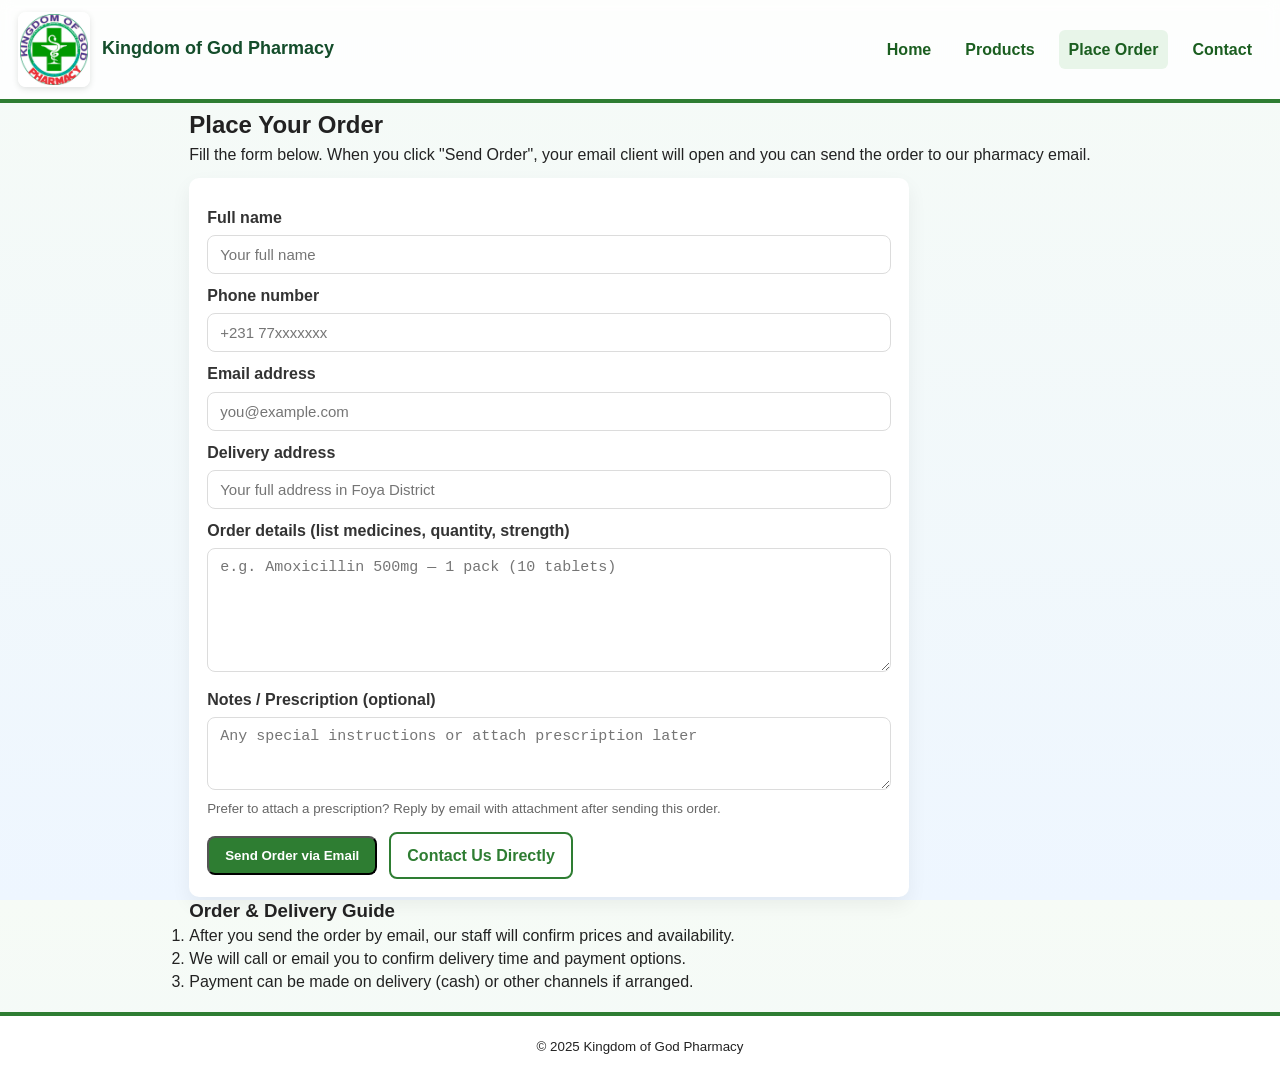
<file: order.html>
<!DOCTYPE html>
<html lang="en">
<head>
  <meta charset="utf-8" />
  <meta name="viewport" content="width=device-width,initial-scale=1" />
  <title>Place an Order — Kingdom of God Pharmacy</title>
  <link rel="stylesheet" href="style.css" />
</head>
<body>
  <div class="site">
    <header class="site-header">
      <div class="brand"><img src="/pharm img.jpg" alt="Logo" class="logo"><div class="brand-text"><h1>Kingdom of God Pharmacy</h1></div></div>
      <nav class="main-nav">
        <a href="index.html">Home</a>
        <a href="products.html">Products</a>
        <a href="order.html" class="active">Place Order</a>
        <a href="contact.html">Contact</a>
      </nav>
    </header>

    <main class="container">
      <h2>Place Your Order</h2>
      <p class="lead">Fill the form below. When you click "Send Order", your email client will open and you can send the order to our pharmacy email.</p>

      <!-- Using mailto: to send order via user's email client -->
      <form class="order-form" action="mailto:pharmacy-email@example.com" method="post" enctype="text/plain">
        <label for="name">Full name</label>
        <input id="name" name="Customer Name" type="text" required placeholder="Your full name">

        <label for="phone">Phone number</label>
        <input id="phone" name="Phone" type="text" required placeholder="+231 77xxxxxxx">

        <label for="email">Email address</label>
        <input id="email" name="Email" type="email" placeholder="you@example.com">

        <label for="address">Delivery address</label>
        <input id="address" name="Delivery Address" type="text" placeholder="Your full address in Foya District" required>

        <label for="items">Order details (list medicines, quantity, strength)</label>
        <textarea id="items" name="Order Items" rows="6" placeholder="e.g. Amoxicillin 500mg — 1 pack (10 tablets)"></textarea>

        <label for="notes">Notes / Prescription (optional)</label>
        <textarea id="notes" name="Notes" rows="3" placeholder="Any special instructions or attach prescription later"></textarea>

        <div class="form-helpers">
          <small>Prefer to attach a prescription? Reply by email with attachment after sending this order.</small>
        </div>

        <div class="form-actions">
          <button type="submit" class="btn primary">Send Order via Email</button>
          <a href="contact.html" class="btn outline">Contact Us Directly</a>
        </div>
      </form>

      <section class="order-guide">
        <h3>Order & Delivery Guide</h3>
        <ol>
          <li>After you send the order by email, our staff will confirm prices and availability.</li>
          <li>We will call or email you to confirm delivery time and payment options.</li>
          <li>Payment can be made on delivery (cash) or other channels if arranged.</li>
        </ol>
      </section>
    </main>

    <footer class="site-footer">
      <small>&copy; 2025 Kingdom of God Pharmacy</small>
    </footer>
  </div>
</body>
</html>
</file>
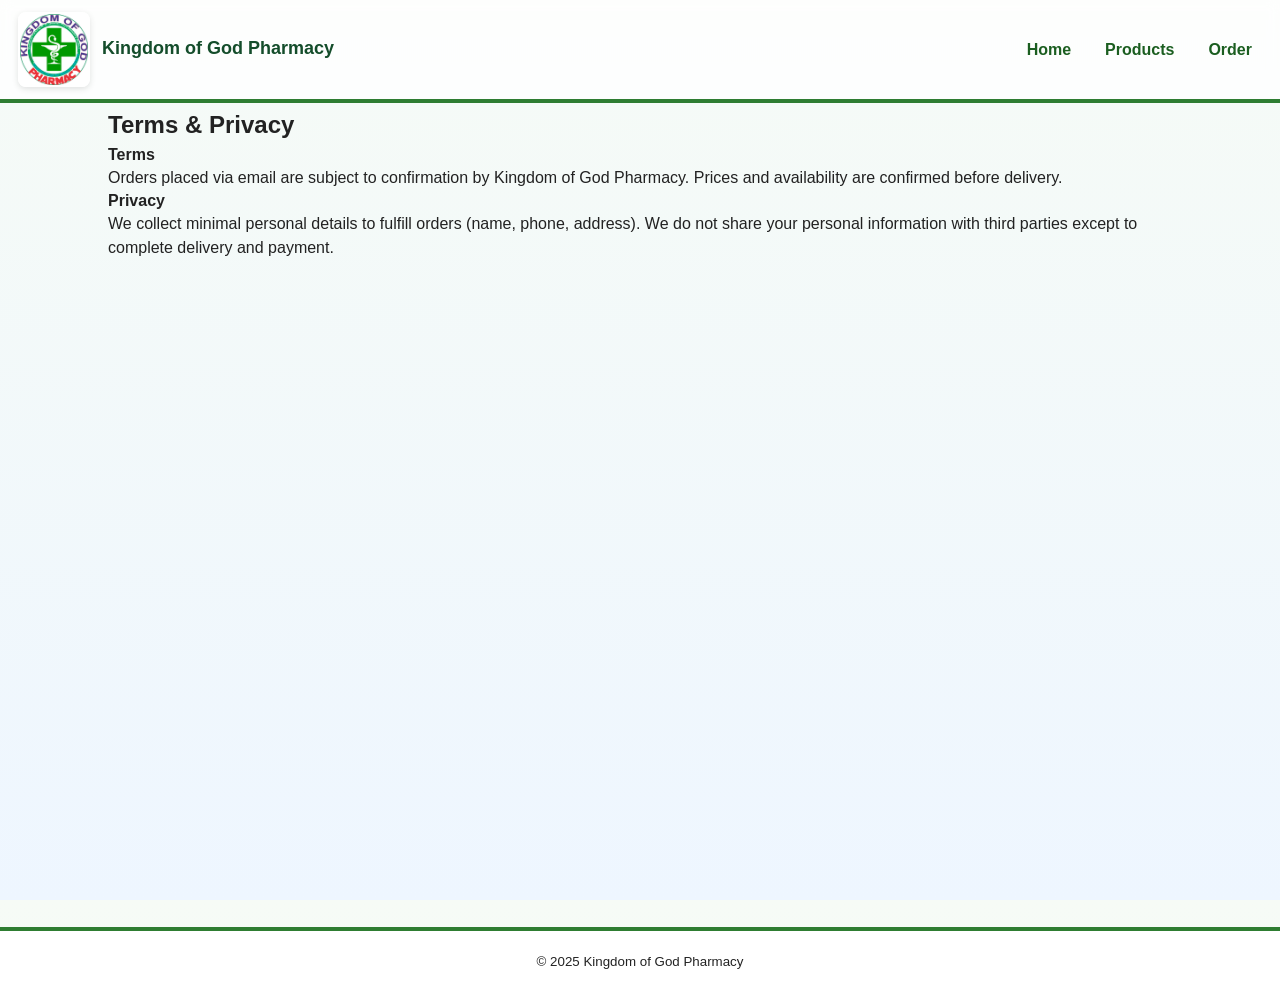
<file: terms.html>
<!DOCTYPE html>
<html lang="en">
<head>
  <meta charset="utf-8" />
  <meta name="viewport" content="width=device-width,initial-scale=1" />
  <title>Terms & Privacy — Kingdom of God Pharmacy</title>
  <link rel="stylesheet" href="style.css" />
</head>
<body>
  <div class="site">
    <header class="site-header">
      <div class="brand"><img src="/pharm img.jpg" alt="Logo" class="logo"><div class="brand-text"><h1>Kingdom of God Pharmacy</h1></div></div>
      <nav class="main-nav">
        <a href="index.html">Home</a>
        <a href="products.html">Products</a>
        <a href="order.html">Order</a>
      </nav>
    </header>

    <main class="container">
      <h2>Terms & Privacy</h2>
      <h4>Terms</h4>
      <p>Orders placed via email are subject to confirmation by Kingdom of God Pharmacy. Prices and availability are confirmed before delivery.</p>

      <h4>Privacy</h4>
      <p>We collect minimal personal details to fulfill orders (name, phone, address). We do not share your personal information with third parties except to complete delivery and payment.</p>
    </main>

    <footer class="site-footer"><small>&copy; 2025 Kingdom of God Pharmacy</small></footer>
  </div>
</body>
</html>
</file>
<file: style.css>
/* ------------------------
   Base / Reset
   ------------------------ */
* { box-sizing: border-box; margin: 0; padding: 0; }
html,body { height: 100%; }
body {
  font-family: "Segoe UI", Roboto, Arial, sans-serif;
  color: #222;
  background: linear-gradient(180deg,#f6fbf6 0%, #eef6ff 100%);
  -webkit-font-smoothing:antialiased;
  -moz-osx-font-smoothing:grayscale;
  line-height: 1.45;
}

/* Site layout */
.site { display: flex; flex-direction: column; min-height: 100vh; }

/* ------------------------
   Header / Navigation
   ------------------------ */
.site-header{
  display:flex; align-items:center; justify-content:space-between;
  padding: 12px 18px; background:#ffffffcc; border-bottom:4px solid #2e7d32;
  backdrop-filter: blur(4px);
}

.brand { display:flex; align-items:center; gap:12px; }
.logo { width:72px; height:auto; border-radius:8px; object-fit:cover; border:2px solid #fff; box-shadow:0 2px 6px rgba(0,0,0,0.12);}
.brand-text h1 { font-size:18px; color:#144d2b; margin-bottom:4px; }
.tagline { font-size:12px; color:#4b4b4b; }

.main-nav { display:flex; gap:14px; align-items:center; }
.main-nav a {
  text-decoration:none; color:#1b5e20; font-weight:600; padding:8px 10px; border-radius:6px;
}
.main-nav a:hover, .main-nav a.active { background:#e8f5e9; }

/* ------------------------
   Hero
   ------------------------ */
.hero {
  background-image: radial-gradient(circle at 10% 20%, rgba(46,125,50,0.06), transparent 20%),
                    linear-gradient(90deg, rgba(0,0,0,0.02), rgba(0,0,0,0.01));
  padding:36px 18px;
  display:flex; align-items:center; justify-content:center;
  text-align:center;
}

.hero-inner { max-width:960px; padding:24px; }
.hero h2 { font-size:28px; color:#0b6238; margin-bottom:8px; }
.hero p { color:#345; margin-bottom:18px; }
.hero-ctas { display:flex; gap:12px; justify-content:center; flex-wrap:wrap; }

/* Buttons */
.btn {
  display:inline-block; text-decoration:none; padding:10px 16px; border-radius:8px; font-weight:700;
  transition:all .15s ease-in-out;
}
.btn.primary { background:#2e7d32; color:#fff; }
.btn.primary:hover { transform:translateY(-2px); box-shadow:0 6px 18px rgba(46,125,50,0.12); }
.btn.outline { background:transparent; border:2px solid #2e7d32; color:#2e7d32; }
.btn.outline:hover { background:#e8f5e9; }

/* ------------------------
   Features
   ------------------------ */
.features { display:flex; gap:18px; padding:20px; justify-content:center; flex-wrap:wrap; }
.feature { background:#fff; padding:18px; width:280px; border-radius:10px; box-shadow:0 6px 18px rgba(0,0,0,0.06); text-align:center; }
.feature h3 { color:#1b5e20; margin-bottom:8px; }

/* ------------------------
   Products preview / grid
   ------------------------ */
.preview-products, .container { max-width:1100px; margin:18px auto; padding:0 18px; }
.product-grid { display:flex; gap:18px; justify-content:center; flex-wrap:wrap; margin-top:12px; }
.product-card { background:#fff; padding:12px; border-radius:10px; width:260px; box-shadow:0 6px 16px rgba(0,0,0,0.08); display:flex; flex-direction:column; align-items:center; text-align:center; }
.product-card img { width:100%; height:160px; object-fit:cover; border-radius:8px 8px 0 0; }
.product-card h4 { margin:10px 0 6px; color:#144d2b; }
.product-card p { color:#555; font-size:14px; margin-bottom:10px; }
.card-actions { display:flex; gap:8px; margin-top:auto; }
.card-actions a { text-decoration:none; padding:8px 10px; border-radius:8px; background:#e8f5e9; color:#2e7d32; font-weight:700; }

/* Large product cards for products.html */
.product-list { display:flex; flex-direction:column; gap:14px; margin-top:16px; }
.product-card.large { display:flex; gap:16px; align-items:center; }
.product-card.large img { width:180px; height:120px; border-radius:8px; object-fit:cover; }
.product-body h3 { margin:0 0 6px; color:#0b6238; }
.product-body p { margin-bottom:8px; color:#444; }
.meta { color:#777; font-size:13px; display:flex; gap:12px; margin-bottom:8px; }

/* ------------------------
   Product detail layout
   ------------------------ */
.product-detail { display:flex; gap:20px; padding:20px 0; }
.product-media img { width:420px; max-width:100%; border-radius:10px; box-shadow:0 8px 20px rgba(0,0,0,0.08); }
.product-info { flex:1; }

/* ------------------------
   Forms
   ------------------------ */
.order-form, .contact-form { background:#fff; padding:18px; border-radius:10px; box-shadow:0 8px 20px rgba(0,0,0,0.06); max-width:720px; margin-top:12px; }
.order-form label { display:block; margin-top:10px; color:#333; font-weight:600; }
.order-form input[type="text"], .order-form input[type="email"], .order-form textarea,
.contact-form input, .contact-form textarea {
  width:100%; padding:10px 12px; margin-top:6px; border:1px solid #dcdcdc; border-radius:8px; font-size:15px;
}
.form-actions { display:flex; gap:12px; margin-top:12px; align-items:center; }
.form-helpers small { color:#666; }

/* ------------------------
   Contact cards & footer
   ------------------------ */
.contact-cards { display:flex; gap:12px; flex-wrap:wrap; margin-top:12px; }
.contact-card { background:#fff; padding:14px; border-radius:10px; box-shadow:0 6px 16px rgba(0,0,0,0.06); min-width:200px; }
.site-footer { margin-top:auto; padding:18px; background:#fff; border-top:4px solid #2e7d32; text-align:center; }

/* ------------------------
   Testimonials, FAQ, small helpers
   ------------------------ */
.testimonials { max-width:900px; margin:18px auto; padding:0 18px; }
.testimonials blockquote { background:#fff; padding:14px; border-radius:10px; box-shadow:0 6px 16px rgba(0,0,0,0.05); font-style:italic; }

/* ------------------------
   Responsive
   ------------------------ */
@media (max-width: 900px) {
  .site-header { flex-direction:column; gap:12px; align-items:flex-start; padding:16px; }
  .main-nav { flex-wrap:wrap; gap:8px; }
  .product-detail { flex-direction:column; }
  .features { gap:12px; }
  .product-card.large { flex-direction:column; align-items:flex-start; }
}

@media (max-width: 520px) {
  .brand-text h1 { font-size:16px; }
  .logo { width:56px; }
  .hero h2 { font-size:20px; }
  .product-grid { gap:10px; }
  .product-card { width:100%; }
}

.site-header {
  position: fixed;   
  top: 0;
  left: 0;
  width: 100%;       
  z-index: 1000;     
  background: #ffffffcc; 
  border-bottom: 4px solid #2e7d32;
  backdrop-filter: blur(6px); 
}


body {
  padding-top: 90px; 
}
</file>
